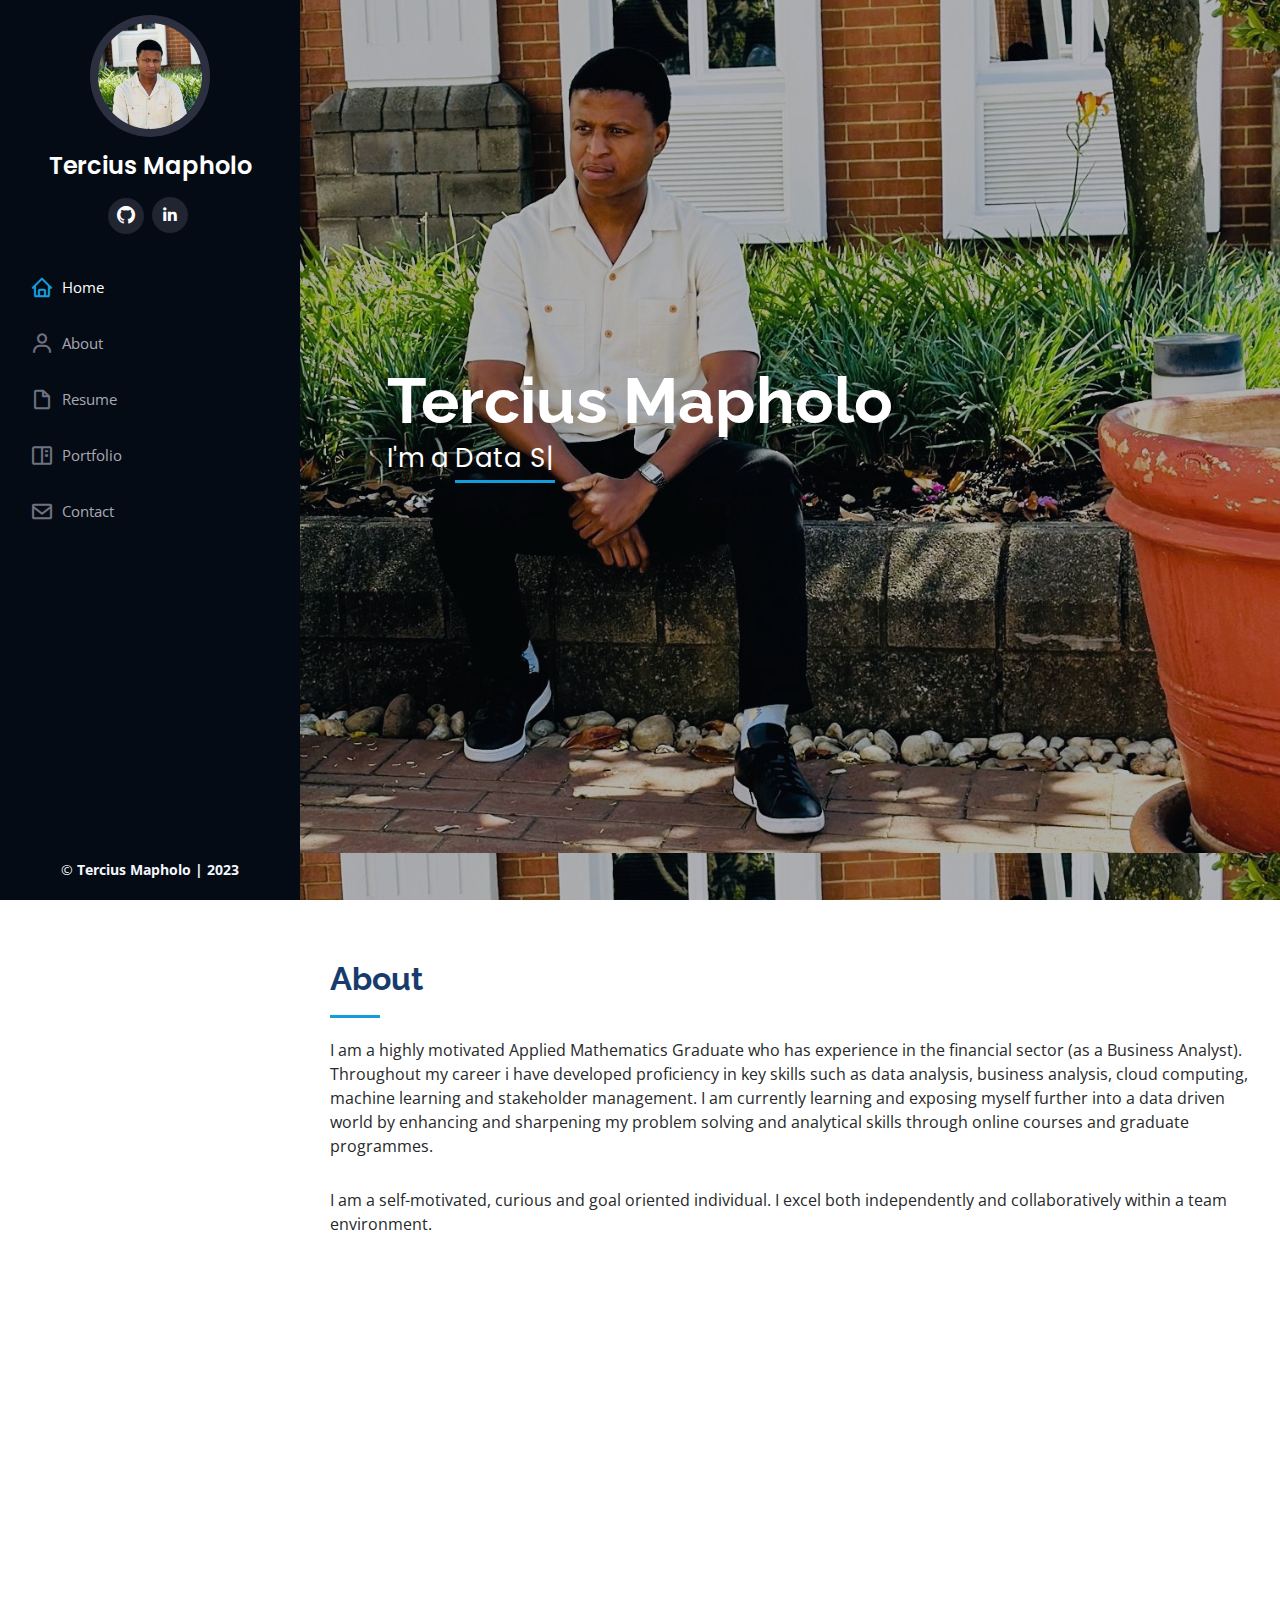
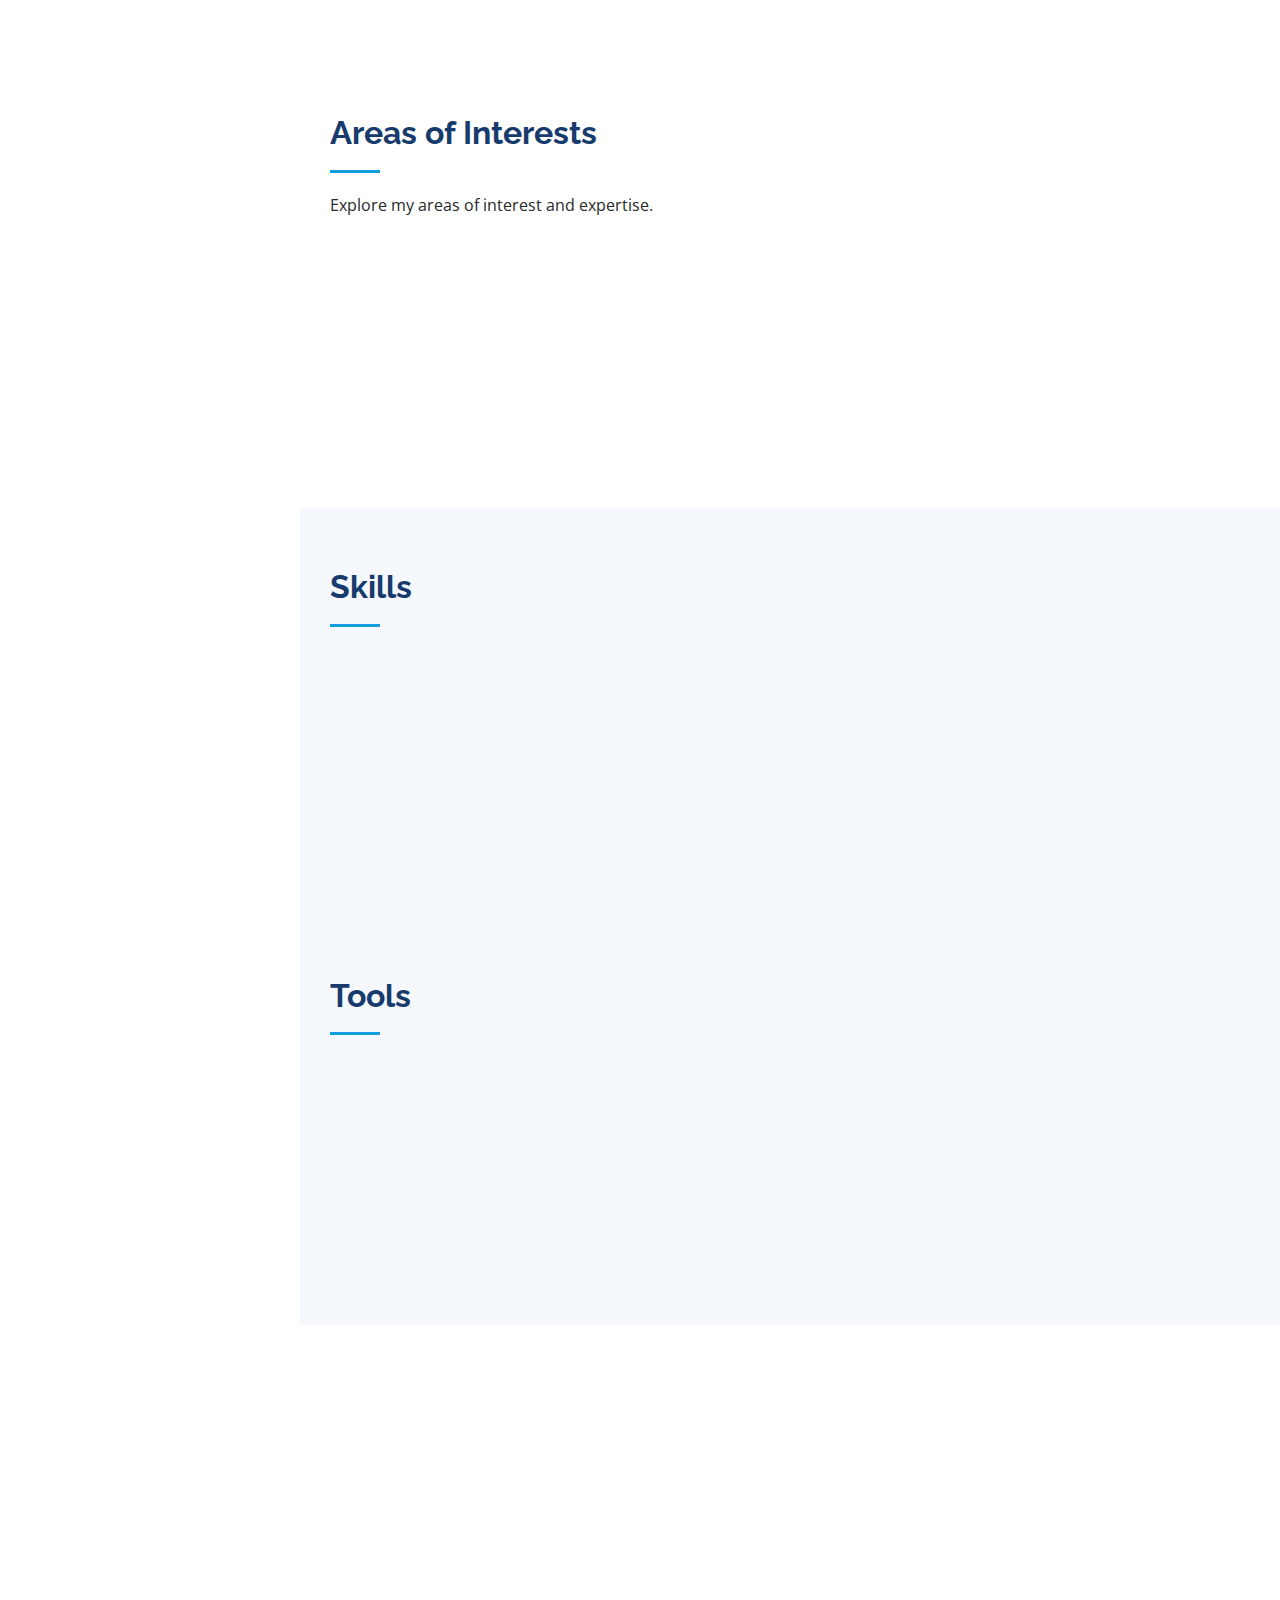
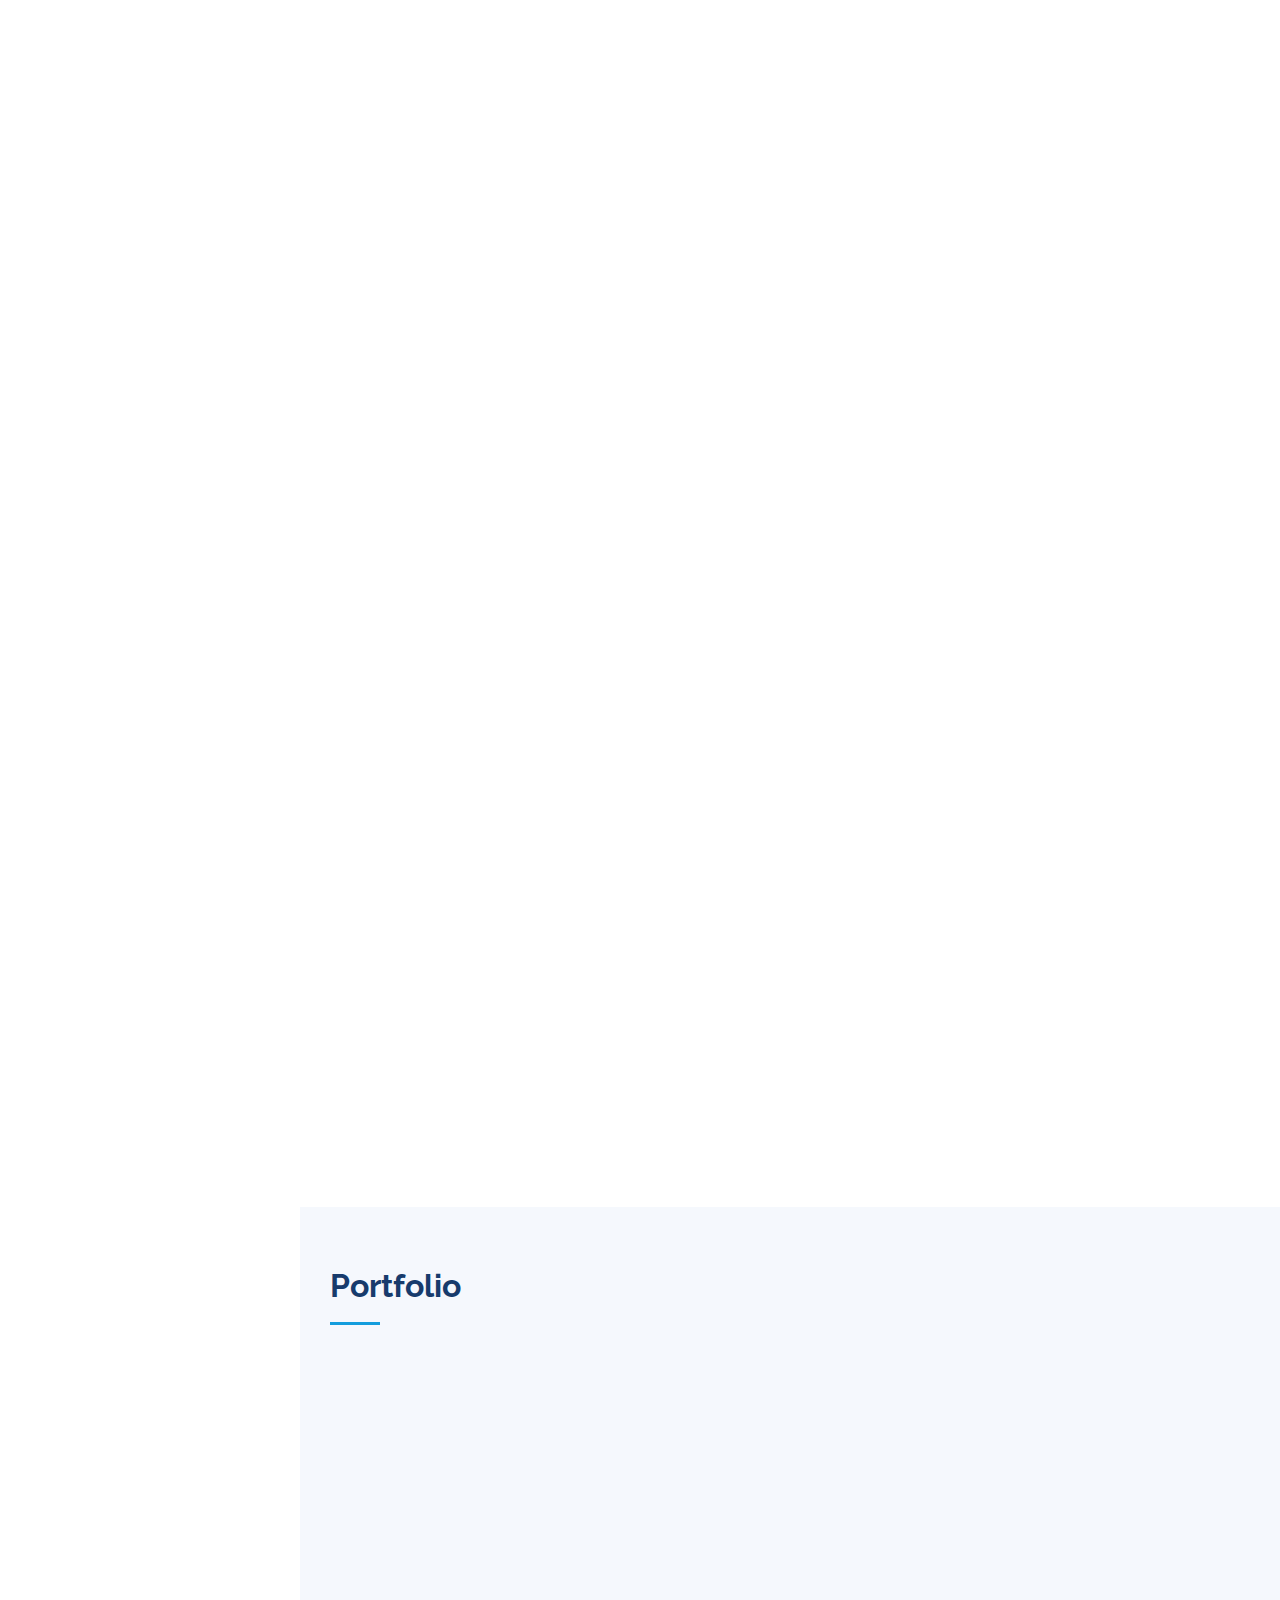
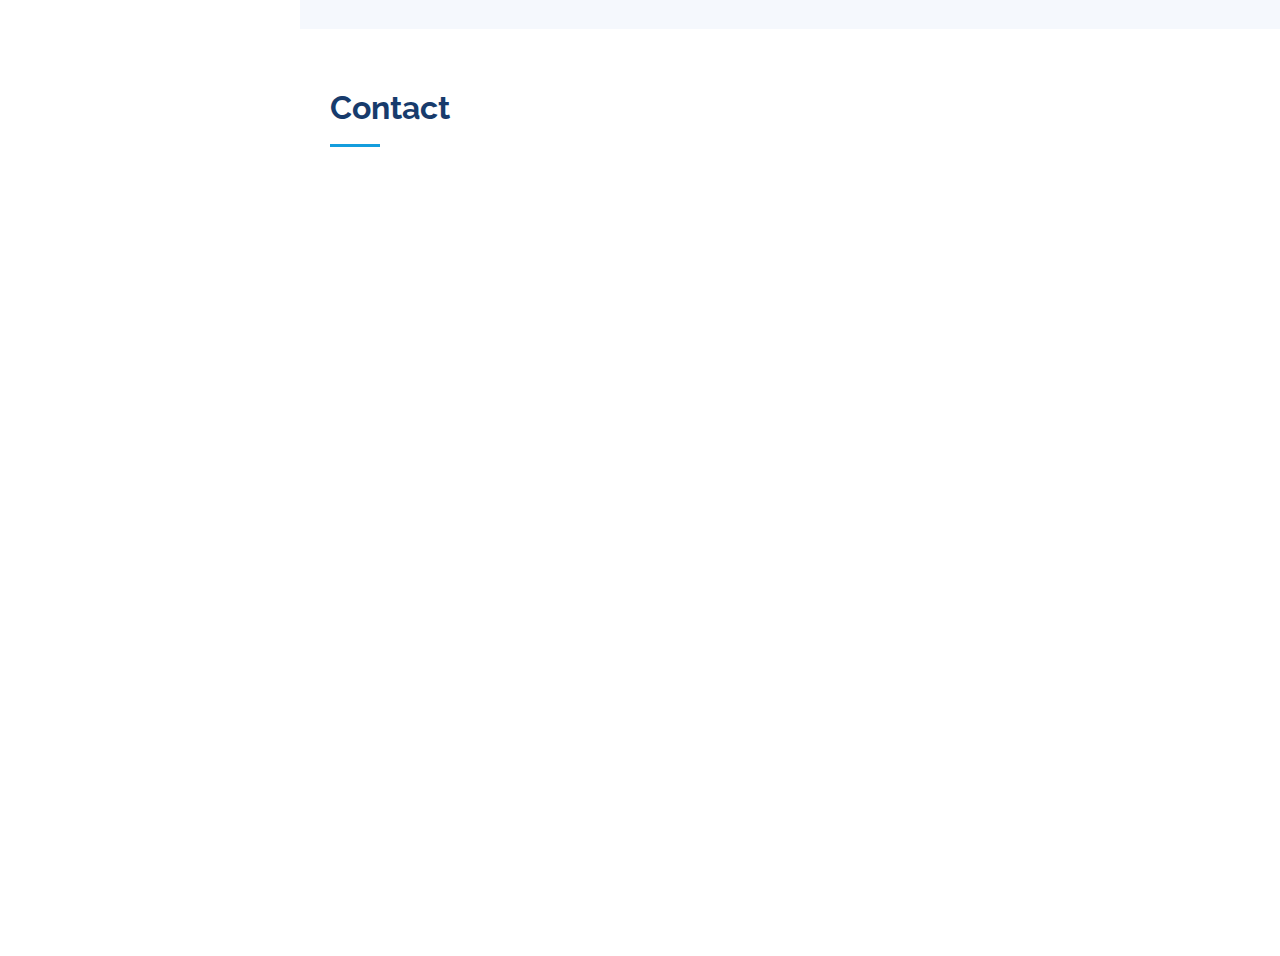
<file: index.html>
<!DOCTYPE html>
<html lang="en">

<head>
  <meta charset="utf-8">
  <meta content="width=device-width, initial-scale=1.0" name="viewport">

  <title>Tercius Portfolio</title>
  <meta content="" name="description">
  <meta content="" name="keywords">

  <!-- Favicons -->
  <link href="assets/img/favicon.png" rel="icon">
  <link href="assets/img/apple-touch-icon.png" rel="apple-touch-icon">

  <!-- Google Fonts -->
  <link href="https://fonts.googleapis.com/css?family=Open+Sans:300,300i,400,400i,600,600i,700,700i|Raleway:300,300i,400,400i,500,500i,600,600i,700,700i|Poppins:300,300i,400,400i,500,500i,600,600i,700,700i" rel="stylesheet">

  <!-- Vendor CSS Files -->
  <link href="assets/vendor/aos/aos.css" rel="stylesheet">
  <link href="assets/vendor/bootstrap/css/bootstrap.min.css" rel="stylesheet">
  <link href="assets/vendor/bootstrap-icons/bootstrap-icons.css" rel="stylesheet">
  <link href="assets/vendor/boxicons/css/boxicons.min.css" rel="stylesheet">
  <link href="assets/vendor/glightbox/css/glightbox.min.css" rel="stylesheet">
  <link href="assets/vendor/swiper/swiper-bundle.min.css" rel="stylesheet">

  <!-- Template Main CSS File -->
  <link href="assets/css/style.css" rel="stylesheet">

  <!-- =======================================================
  * Template Name: iPortfolio
  * Updated: Sep 18 2023 with Bootstrap v5.3.2
  * Template URL: https://bootstrapmade.com/iportfolio-bootstrap-portfolio-websites-template/
  * Author: BootstrapMade.com
  * License: https://bootstrapmade.com/license/
  ======================================================== -->
</head>

<body>

  <!-- ======= Mobile nav toggle button ======= -->
  <i class="bi bi-list mobile-nav-toggle d-xl-none"></i>

  <!-- ======= Header ======= -->
  <header id="header">
    <div class="d-flex flex-column">

      <div class="profile">
        <img src="assets/img/profile-img.jpg" alt="" class="img-fluid rounded-circle">
        <h1 class="text-light"><a href="index.html">Tercius Mapholo</a></h1>
        <div class="social-links mt-3 text-center">
          <a href="https://github.com/TerciusMapholo" class="twitter"><i class="bi bi-github"></i></a>
          <!--<a href="#" class="twitter"><i class="bx bxl-twitter"></i></a>
          <a href="#" class="facebook"><i class="bx bxl-facebook"></i></a>
          <a href="#" class="instagram"><i class="bx bxl-instagram"></i></a>
          <a href="#" class="google-plus"><i class="bx bxl-skype"></i></a>-->
          <a href="https://www.linkedin.com/in/tercius-mapholo-05b16a1a2/" class="linkedin"><i class="bx bxl-linkedin"></i></a>
        </div>
      </div>

      <nav id="navbar" class="nav-menu navbar">
        <ul>
          <li><a href="#hero" class="nav-link scrollto active"><i class="bx bx-home"></i> <span>Home</span></a></li>
          <li><a href="#about" class="nav-link scrollto"><i class="bx bx-user"></i> <span>About</span></a></li>
          <li><a href="#resume" class="nav-link scrollto"><i class="bx bx-file-blank"></i> <span>Resume</span></a></li>
          <li><a href="#portfolio" class="nav-link scrollto"><i class="bx bx-book-content"></i> <span>Portfolio</span></a></li>
          <!--<li><a href="#services" class="nav-link scrollto"><i class="bx bx-server"></i> <span>Services</span></a></li>-->
          <li><a href="#contact" class="nav-link scrollto"><i class="bx bx-envelope"></i> <span>Contact</span></a></li>
        </ul>
      </nav><!-- .nav-menu -->
    </div>
  </header><!-- End Header -->

  <!-- ======= Hero Section ======= -->
  <section id="hero" class="d-flex flex-column justify-content-center align-items-center">
    <div class="hero-container" data-aos="fade-in">
      <h1>Tercius Mapholo</h1>
      <p>I'm a <span class="typed" data-typed-items="Data Scientist, Data Analyst, Business Analyst"></span></p>
    </div>
  </section><!-- End Hero -->

  <main id="main">

    <!-- ======= About Section ======= -->
    <section id="about" class="about">
      <div class="container">

        <div class="section-title">
          <h2>About</h2>
          <p>I am a highly motivated Applied Mathematics Graduate who has experience in the financial sector (as a Business Analyst). 
            Throughout my career i have developed proficiency in key skills such as data analysis, business analysis, cloud computing, 
            machine learning and stakeholder management. 
            I am currently learning and exposing myself further into a data driven world by enhancing and sharpening my problem solving and analytical skills through online courses and graduate programmes.</p>
          </div>
          <p>I am a self-motivated, curious and goal oriented individual. I excel both independently and collaboratively within a team environment.</p>
        </div>

        <div class="row">
          <div class="col-lg-4" data-aos="fade-right">
            <img src="assets/img/profile-img.jpg" class="img-fluid" alt="">
          </div>
          <div class="col-lg-8 pt-4 pt-lg-0 content" data-aos="fade-left">
            <!--<h3>UI/UX Designer &amp; Web Developer.</h3>
            <p class="fst-italic">
              Lorem ipsum dolor sit amet, consectetur adipiscing elit, sed do eiusmod tempor incididunt ut labore et dolore
              magna aliqua.
            </p>-->
            <div class="row">
              <div class="col-lg-12">
                <p>During my tenure at FNB South Africa as a Business Analyst from January 2022 to December 2022, 
                  I collaborated with key stakeholders to elicit and document requirements, conducted comprehensive analyses of business processes, 
                  and facilitated joint application design sessions to align business needs with technical solutions.</p>
                </div>
               <p style="margin-top: 30px;">Additionally, I have furthered my commitment to professional development by enrolling with ExploreAI Academy for a comprehensive Data Science course. 
                This program has played a pivotal role in bridging the skills gap, allowing me to seamlessly apply my strong foundation in mathematics and statistics to real-life problems. 
                The course has not only expanded my technical toolkit but has also enhanced my ability to approach complex challenges with a data-driven mindset. 
                I am eager to leverage this newfound expertise in future roles, contributing innovative solutions and insights to any team or project.</p>
            </div>
            
                <!--<ul>
                  <li><i class="bi bi-chevron-right"></i> <strong>Birthday:</strong> <span>10 December 1997</span></li>
                  <li><i class="bi bi-chevron-right"></i> <strong>Website:</strong> <span>www.example.com</span></li>
                  <li><i class="bi bi-chevron-right"></i> <strong>Phone:</strong> <span>+27 (0)82 444 7338</span></li>
                  <li><i class="bi bi-chevron-right"></i> <strong>City:</strong> <span>Johannesburg, RSA</span></li>
                </ul>
              </div>
              <div class="col-lg-6">
                <ul>
                  <li><i class="bi bi-chevron-right"></i> <strong>Age:</strong> <span>26</span></li>
                  <li><i class="bi bi-chevron-right"></i> <strong>Degree:</strong> <span>Master</span></li>
                  <li><i class="bi bi-chevron-right"></i> <strong>Email:</strong> <span>terciusneo@gmail.com</span></li>
                  <li><i class="bi bi-chevron-right"></i> <strong>Freelance:</strong> <span>Available</span></li>
                </ul>-->
              </div>
            </div>
          </div>
        </div>

      </div>
    </section><!-- End About Section -->

    <!-- ======= Areas of Interests Section ======= -->
<section id="interests" class="interests">
  <div class="container">

    <div class="section-title">
      <h2>Areas of Interests</h2>
      <p>Explore my areas of interest and expertise.</p>
    </div>

    <div class="row">
      <!-- First Interest: NLP -->
      <div class="col-lg-6 col-md-6 d-md-flex align-items-md-stretch" data-aos="fade-up">
        <div class="icon-box">
          <div class="icon"><i class="bi bi-chat-left-dots"></i></div>
          <h4 class="title"><a href="#">Natural Language Processing</a></h4>
          <p class="description">Unlocking the power of language in computing and AI.</p>
        </div>
      </div>

      <!-- Second Interest: Cloud Computing -->
      <div class="col-lg-6 col-md-6 d-md-flex align-items-md-stretch" data-aos="fade-up" data-aos-delay="100">
        <div class="icon-box">
          <div class="icon"><i class="bi bi-cloud"></i></div>
          <h4 class="title"><a href="#">Cloud Computing</a></h4>
          <p class="description">Leveraging the cloud for scalable and efficient solutions.</p>
        </div>
      </div>

      <!-- Third Interest: Machine Learning -->
      <div class="col-lg-6 col-md-6 d-md-flex align-items-md-stretch" data-aos="fade-up">
        <div class="icon-box">
          <div class="icon"><i class="bi bi-cpu"></i></div>
          <h4 class="title"><a href="#">Machine Learning</a></h4>
          <p class="description">Exploring patterns and insights in data through algorithms.</p>
        </div>
      </div>

      <!-- Fourth Interest: Analytics -->
      <div class="col-lg-6 col-md-6 d-md-flex align-items-md-stretch" data-aos="fade-up" data-aos-delay="100">
        <div class="icon-box">
          <div class="icon"><i class="bi bi-bar-chart"></i></div>
          <h4 class="title"><a href="#">Analytics</a></h4>
          <p class="description">Turning data into actionable insights and decisions.</p>
        </div>
      </div>
    </div>
  </div>
</section><!-- End Areas of Interests Section -->

    <!-- ======= Skills Section ======= -->
    <section id="skills" class="skills section-bg">
      <div class="container">

        <div class="section-title">
          <h2>Skills</h2>
        </div>

        <div class="row skills-content">

          <div class="col-lg-6" data-aos="fade-up">

            <div class="progress">
              <span class="skill">Excel <i class="val">100%</i></span>
              <div class="progress-bar-wrap">
                <div class="progress-bar" role="progressbar" aria-valuenow="100" aria-valuemin="0" aria-valuemax="100"></div>
              </div>
            </div>

            <div class="progress">
              <span class="skill">Google Sheets <i class="val">80%</i></span>
              <div class="progress-bar-wrap">
                <div class="progress-bar" role="progressbar" aria-valuenow="80" aria-valuemin="0" aria-valuemax="100"></div>
              </div>
            </div>

            <div class="progress">
              <span class="skill">PowerBI <i class="val">95%</i></span>
              <div class="progress-bar-wrap">
                <div class="progress-bar" role="progressbar" aria-valuenow="95" aria-valuemin="0" aria-valuemax="100"></div>
              </div>
            </div>

          </div>

          <div class="col-lg-6" data-aos="fade-up" data-aos-delay="100">

            <div class="progress">
              <span class="skill">R <i class="val">85%</i></span>
              <div class="progress-bar-wrap">
                <div class="progress-bar" role="progressbar" aria-valuenow="85" aria-valuemin="0" aria-valuemax="100"></div>
              </div>
            </div>

            <div class="progress">
              <span class="skill">SQL <i class="val">90%</i></span>
              <div class="progress-bar-wrap">
                <div class="progress-bar" role="progressbar" aria-valuenow="90" aria-valuemin="0" aria-valuemax="100"></div>
              </div>
            </div>

            <div class="progress">
              <span class="skill">Python <i class="val">90%</i></span>
              <div class="progress-bar-wrap">
                <div class="progress-bar" role="progressbar" aria-valuenow="90" aria-valuemin="0" aria-valuemax="100"></div>
              </div>
            </div>

          </div>

        </div>

      </div>
    </section><!-- End Skills Section -->

    <!-- ======= Skills Section ======= -->
    <section id="skills" class="skills section-bg">
      <div class="container">

        <div class="section-title">
          <h2>Tools</h2>
        </div>

        <div class="row skills-content">

          <div class="col-lg-6" data-aos="fade-up">

            <div class="progress">
              <span class="skill">Jira & Confluence <i class="val">80%</i></span>
              <div class="progress-bar-wrap">
                <div class="progress-bar" role="progressbar" aria-valuenow="80" aria-valuemin="0" aria-valuemax="100"></div>
              </div>
            </div>

            <div class="progress">
              <span class="skill">VS Code <i class="val">85%</i></span>
              <div class="progress-bar-wrap">
                <div class="progress-bar" role="progressbar" aria-valuenow="85" aria-valuemin="0" aria-valuemax="100"></div>
              </div>
            </div>

            <div class="progress">
              <span class="skill">Github <i class="val">80%</i></span>
              <div class="progress-bar-wrap">
                <div class="progress-bar" role="progressbar" aria-valuenow="80" aria-valuemin="0" aria-valuemax="100"></div>
              </div>
            </div>

          </div>

          <div class="col-lg-6" data-aos="fade-up" data-aos-delay="100">

            <div class="progress">
              <span class="skill">Aws: EC2, S3, Lambda <i class="val">80%</i></span>
              <div class="progress-bar-wrap">
                <div class="progress-bar" role="progressbar" aria-valuenow="80" aria-valuemin="0" aria-valuemax="100"></div>
              </div>
            </div>

          </div>

        </div>

      </div>
    </section><!-- End Skills Section -->

    <!-- ======= Resume Section ======= -->
    <section id="resume" class="resume">
      <div class="container">

        <!--<div class="section-title">
          <h2>Resume</h2>
          <p>Magnam dolores commodi suscipit. Necessitatibus eius consequatur ex aliquid fuga eum quidem. Sit sint consectetur velit. Quisquam quos quisquam cupiditate. Et nemo qui impedit suscipit alias ea. Quia fugiat sit in iste officiis commodi quidem hic quas.</p>
        </div>-->

        <div class="row">
          <div class="col-lg-6" data-aos="fade-up">
            <h3 class="resume-title">Summary</h3>
            <div class="resume-item pb-0">
              <h4>Tercius Mapholo</h4>
              <p><em>Driven Applied Mathematics graduate with a strong aspiration to excel in the field of data science. Having accumulated experience in the financial sector as a Business Analyst, I possess well-honed analytical and problem-solving skills. 
                I believe in the power of continuous learning, 
                and my strong work ethic reflects that commitment.</em></p>
              <ul>
                <li>35 Ditton Ave, Johannesburg</li>
                <li>+27 (0)82 444 7338</li>
                <li>terciusneo@gmail.com</li>
              </ul>
            </div>

            <h3 class="resume-title">Education</h3>
            <div class="resume-item">
              <h4>Data Science Course</h4>
              <h5>2023 - 2023</h5>
              <p><em>ExploreAI Academy</em></p>
              <p>Acquired comprehensive data science and machine learning skills, including data cleaning, analysis, and modeling using Python. Proficient in data visualization, Python programming and SQL for data management. Developed expertise in regression, classification, and unsupervised learning. This Course provides a strong foundation for data-driven decision-making.</p>
            </div>
            <div class="resume-item">
              <h4>BSc(Hons) in Applied Mathematics</h4>
              <h5>2020 - 2020</h5>
              <p><em>University of johannesburg</em></p>
              <p>Possessing advanced proficiency in mathematical modeling, data analysis, and statistical methods, honed through in-depth study and research. Adept at utilizing mathematical principles to address complex real-world challenges, with a strong foundation in problem-solving and analytical thinking. This qualification forms the bedrock for applying mathematical expertise across diverse industries</p>
            </div>
            <div class="resume-item">
              <h4>BSc (Mathematical Sciences)</h4>
              <h5>2016 - 2019</h5>
              <p><em>University of johannesburg</em></p>
              <p>Equipped with a solid grasp of mathematical theories, techniques, and applications, acquired through comprehensive coursework. Proficient in abstract reasoning, quantitative analysis, and problem-solving, with a versatile skill set for addressing complex challenges and making data-informed decisions in professional contexts.</p>
            </div>
          </div>
          <div class="col-lg-6" data-aos="fade-up" data-aos-delay="100">
            <h3 class="resume-title">Professional Experience</h3>
            <div class="resume-item">
              <h4>E-Commerce Graduate</h4>
              <h5>Sep 2023 - Present</h5>
              <p><em>Rentoza, Johannesburg</em></p>
              <ul>
                <li>Cleanup and standardization of historic datasets, enhancing data accuracy and reliability</li>
                <li>Identify and resolve data anomalies and discrepancies, demonstrating a proactive approach to maintaining data integrity</li>
                <li>Proactively identify and implement optimizations, driving efficiency improvements across e-commerce platforms</li>
                <li>Formulate hypotheses for core business domains and execute tests, delivering valuable data-driven insights</li>
                <li>Collaborate effectively with cross-functional teams, fostering seamless communication and alignment of data initiatives with business goals</li>
              </ul>
            </div>
            <div class="resume-item">
              <h4>Business Analyst</h4>
              <h5>Jan 2022 - Dec 2022</h5>
              <p><em>FNB South Africa, Johannesburg</em></p>
              <ul>
                <li>Collaborated with business stakeholders to elicit and document requirements, facilitating the review and approval process</li>
                <li>Analyzed as-is and to-be business processes, identifying areas for improvement and impact on cross-functional teams</li>
                <li>Successfully coordinated joint application design (JAD) sessions with IT to align business needs with technical solutions</li>
                <li>Acted as a liaison between business and IT, ensuring effective communication and clarification</li>
                <li>Supported IT and business stakeholders during testing and ensured seamless integration of requirements into the final solution</li>
              </ul>
            </div>
          </div>
        </div>

      </div>
    </section><!-- End Resume Section -->

    <!-- ======= Portfolio Section ======= -->
    <section id="portfolio" class="portfolio section-bg">
      <div class="container">

        <div class="section-title">
          <h2>Portfolio</h2>
          <!--<p>Magnam dolores commodi suscipit. 
            Necessitatibus eius consequatur ex aliquid fuga eum quidem. 
            Sit sint consectetur velit. Quisquam quos quisquam cupiditate. 
            Et nemo qui impedit suscipit alias ea. Quia fugiat sit in iste officiis commodi 
            quidem hic quas.</p>-->
        </div>

        <div class="row" data-aos="fade-up">
          <div class="col-lg-12 d-flex justify-content-center">
            <!--<ul id="portfolio-flters">-->
              <!--<li data-filter="*" class="filter-active">Projects</li>-->
              <!--<li data-filter=".filter-app">App</li>
              <li data-filter=".filter-card">Card</li>
              <li data-filter=".filter-web">Web</li>-->
            <!--</ul>-->
          </div>
        </div>

        <div class="row portfolio-container" data-aos="fade-up" data-aos-delay="100">

          <div class="col-lg-4 col-md-6 portfolio-item filter-app">
            <div class="portfolio-wrap">
              <img src="assets/img/portfolio/portfolio-1.jpg" class="img-fluid" alt="">
              <div class="portfolio-links">
                <a href="assets/img/portfolio/portfolio-1.jpg" data-gallery="portfolioGallery" class="portfolio-lightbox" title="HR Absenteeism Dashboard"><i class="bx bx-plus"></i></a>
                <a href="portfolio-details.html" title="More Details"><i class="bx bx-link"></i></a>
              </div>
            </div>
          </div>

          <div class="col-lg-4 col-md-6 portfolio-item filter-web">
            <div class="portfolio-wrap">
              <img src="assets/img/portfolio/portfolio-2.jpg" class="img-fluid" alt="">
              <div class="portfolio-links">
                <a href="assets/img/portfolio/portfolio-2.jpg" data-gallery="portfolioGallery" class="portfolio-lightbox" title="Twitter Sentiment Classification"><i class="bx bx-plus"></i></a>
                <a href="portfolio-details-2.html" title="More Details"><i class="bx bx-link"></i></a>
              </div>
            </div>
          </div>

          <div class="col-lg-4 col-md-6 portfolio-item filter-app">
            <div class="portfolio-wrap">
              <img src="assets/img/portfolio/portfolio-3.jpg" class="img-fluid" alt="">
              <div class="portfolio-links">
                <a href="assets/img/portfolio/portfolio-3.jpg" data-gallery="portfolioGallery" class="portfolio-lightbox" title="Movie Recommender Engine"><i class="bx bx-plus"></i></a>
                <a href="portfolio-details-3.html" title="More Details"><i class="bx bx-link"></i></a>
              </div>
            </div>
          </div>

          <!--<div class="col-lg-4 col-md-6 portfolio-item filter-card">
            <div class="portfolio-wrap">
              <img src="assets/img/portfolio/portfolio-4.jpg" class="img-fluid" alt="">
              <div class="portfolio-links">
                <a href="assets/img/portfolio/portfolio-4.jpg" data-gallery="portfolioGallery" class="portfolio-lightbox" title="Card 2"><i class="bx bx-plus"></i></a>
                <a href="portfolio-details-4.html" title="More Details"><i class="bx bx-link"></i></a>
              </div>
            </div>
          </div>

          <div class="col-lg-4 col-md-6 portfolio-item filter-web">
            <div class="portfolio-wrap">
              <img src="assets/img/portfolio/portfolio-5.jpg" class="img-fluid" alt="">
              <div class="portfolio-links">
                <a href="assets/img/portfolio/portfolio-5.jpg" data-gallery="portfolioGallery" class="portfolio-lightbox" title="Web 2"><i class="bx bx-plus"></i></a>
                <a href="portfolio-details.html" title="More Details"><i class="bx bx-link"></i></a>
              </div>
            </div>
          </div>

          <div class="col-lg-4 col-md-6 portfolio-item filter-app">
            <div class="portfolio-wrap">
              <img src="assets/img/portfolio/portfolio-6.jpg" class="img-fluid" alt="">
              <div class="portfolio-links">
                <a href="assets/img/portfolio/portfolio-6.jpg" data-gallery="portfolioGallery" class="portfolio-lightbox" title="App 3"><i class="bx bx-plus"></i></a>
                <a href="portfolio-details.html" title="More Details"><i class="bx bx-link"></i></a>
              </div>
            </div>
          </div>

          <div class="col-lg-4 col-md-6 portfolio-item filter-card">
            <div class="portfolio-wrap">
              <img src="assets/img/portfolio/portfolio-7.jpg" class="img-fluid" alt="">
              <div class="portfolio-links">
                <a href="assets/img/portfolio/portfolio-7.jpg" data-gallery="portfolioGallery" class="portfolio-lightbox" title="Card 1"><i class="bx bx-plus"></i></a>
                <a href="portfolio-details.html" title="More Details"><i class="bx bx-link"></i></a>
              </div>
            </div>
          </div>

          <div class="col-lg-4 col-md-6 portfolio-item filter-card">
            <div class="portfolio-wrap">
              <img src="assets/img/portfolio/portfolio-8.jpg" class="img-fluid" alt="">
              <div class="portfolio-links">
                <a href="assets/img/portfolio/portfolio-8.jpg" data-gallery="portfolioGallery" class="portfolio-lightbox" title="Card 3"><i class="bx bx-plus"></i></a>
                <a href="portfolio-details.html" title="More Details"><i class="bx bx-link"></i></a>
              </div>
            </div>
          </div>

          <div class="col-lg-4 col-md-6 portfolio-item filter-web">
            <div class="portfolio-wrap">
              <img src="assets/img/portfolio/portfolio-9.jpg" class="img-fluid" alt="">
              <div class="portfolio-links">
                <a href="assets/img/portfolio/portfolio-9.jpg" data-gallery="portfolioGallery" class="portfolio-lightbox" title="Web 3"><i class="bx bx-plus"></i></a>
                <a href="portfolio-details.html" title="More Details"><i class="bx bx-link"></i></a>
              </div>
            </div>
          </div>

        </div>-->

      </div>
    </section><!-- End Portfolio Section -->

    <!-- ======= Services Section ======= 
    <section id="services" class="services">
      <div class="container">

        <div class="section-title">
          <h2>Services</h2>
          <p>Magnam dolores commodi suscipit. Necessitatibus eius consequatur ex aliquid fuga eum quidem. Sit sint consectetur velit. Quisquam quos quisquam cupiditate. Et nemo qui impedit suscipit alias ea. Quia fugiat sit in iste officiis commodi quidem hic quas.</p>
        </div>

        <div class="row">
          <div class="col-lg-4 col-md-6 icon-box" data-aos="fade-up">
            <div class="icon"><i class="bi bi-briefcase"></i></div>
            <h4 class="title"><a href="">Lorem Ipsum</a></h4>
            <p class="description">Voluptatum deleniti atque corrupti quos dolores et quas molestias excepturi sint occaecati cupiditate non provident</p>
          </div>
          <div class="col-lg-4 col-md-6 icon-box" data-aos="fade-up" data-aos-delay="100">
            <div class="icon"><i class="bi bi-card-checklist"></i></div>
            <h4 class="title"><a href="">Dolor Sitema</a></h4>
            <p class="description">Minim veniam, quis nostrud exercitation ullamco laboris nisi ut aliquip ex ea commodo consequat tarad limino ata</p>
          </div>
          <div class="col-lg-4 col-md-6 icon-box" data-aos="fade-up" data-aos-delay="200">
            <div class="icon"><i class="bi bi-bar-chart"></i></div>
            <h4 class="title"><a href="">Sed ut perspiciatis</a></h4>
            <p class="description">Duis aute irure dolor in reprehenderit in voluptate velit esse cillum dolore eu fugiat nulla pariatur</p>
          </div>
          <div class="col-lg-4 col-md-6 icon-box" data-aos="fade-up" data-aos-delay="300">
            <div class="icon"><i class="bi bi-binoculars"></i></div>
            <h4 class="title"><a href="">Magni Dolores</a></h4>
            <p class="description">Excepteur sint occaecat cupidatat non proident, sunt in culpa qui officia deserunt mollit anim id est laborum</p>
          </div>
          <div class="col-lg-4 col-md-6 icon-box" data-aos="fade-up" data-aos-delay="400">
            <div class="icon"><i class="bi bi-brightness-high"></i></div>
            <h4 class="title"><a href="">Nemo Enim</a></h4>
            <p class="description">At vero eos et accusamus et iusto odio dignissimos ducimus qui blanditiis praesentium voluptatum deleniti atque</p>
          </div>
          <div class="col-lg-4 col-md-6 icon-box" data-aos="fade-up" data-aos-delay="500">
            <div class="icon"><i class="bi bi-calendar4-week"></i></div>
            <h4 class="title"><a href="">Eiusmod Tempor</a></h4>
            <p class="description">Et harum quidem rerum facilis est et expedita distinctio. Nam libero tempore, cum soluta nobis est eligendi</p>
          </div>
        </div>

      </div>
    </section> End Services Section 

     ======= Testimonials Section ======= 
    <section id="testimonials" class="testimonials section-bg">
      <div class="container">

        <div class="section-title">
          <h2>Testimonials</h2>
          <p>Magnam dolores commodi suscipit. Necessitatibus eius consequatur ex aliquid fuga eum quidem. Sit sint consectetur velit. Quisquam quos quisquam cupiditate. Et nemo qui impedit suscipit alias ea. Quia fugiat sit in iste officiis commodi quidem hic quas.</p>
        </div>

        <div class="testimonials-slider swiper" data-aos="fade-up" data-aos-delay="100">
          <div class="swiper-wrapper">

            <div class="swiper-slide">
              <div class="testimonial-item" data-aos="fade-up">
                <p>
                  <i class="bx bxs-quote-alt-left quote-icon-left"></i>
                  Proin iaculis purus consequat sem cure digni ssim donec porttitora entum suscipit rhoncus. Accusantium quam, ultricies eget id, aliquam eget nibh et. Maecen aliquam, risus at semper.
                  <i class="bx bxs-quote-alt-right quote-icon-right"></i>
                </p>
                <img src="assets/img/testimonials/testimonials-1.jpg" class="testimonial-img" alt="">
                <h3>Saul Goodman</h3>
                <h4>Ceo &amp; Founder</h4>
              </div>
            </div> End testimonial item 

            <div class="swiper-slide">
              <div class="testimonial-item" data-aos="fade-up" data-aos-delay="100">
                <p>
                  <i class="bx bxs-quote-alt-left quote-icon-left"></i>
                  Export tempor illum tamen malis malis eram quae irure esse labore quem cillum quid cillum eram malis quorum velit fore eram velit sunt aliqua noster fugiat irure amet legam anim culpa.
                  <i class="bx bxs-quote-alt-right quote-icon-right"></i>
                </p>
                <img src="assets/img/testimonials/testimonials-2.jpg" class="testimonial-img" alt="">
                <h3>Sara Wilsson</h3>
                <h4>Designer</h4>
              </div>
            </div> End testimonial item 

            <div class="swiper-slide">
              <div class="testimonial-item" data-aos="fade-up" data-aos-delay="200">
                <p>
                  <i class="bx bxs-quote-alt-left quote-icon-left"></i>
                  Enim nisi quem export duis labore cillum quae magna enim sint quorum nulla quem veniam duis minim tempor labore quem eram duis noster aute amet eram fore quis sint minim.
                  <i class="bx bxs-quote-alt-right quote-icon-right"></i>
                </p>
                <img src="assets/img/testimonials/testimonials-3.jpg" class="testimonial-img" alt="">
                <h3>Jena Karlis</h3>
                <h4>Store Owner</h4>
              </div>
            </div> End testimonial item 

            <div class="swiper-slide">
              <div class="testimonial-item" data-aos="fade-up" data-aos-delay="300">
                <p>
                  <i class="bx bxs-quote-alt-left quote-icon-left"></i>
                  Fugiat enim eram quae cillum dolore dolor amet nulla culpa multos export minim fugiat minim velit minim dolor enim duis veniam ipsum anim magna sunt elit fore quem dolore labore illum veniam.
                  <i class="bx bxs-quote-alt-right quote-icon-right"></i>
                </p>
                <img src="assets/img/testimonials/testimonials-4.jpg" class="testimonial-img" alt="">
                <h3>Matt Brandon</h3>
                <h4>Freelancer</h4>
              </div>
            </div> End testimonial item 

            <div class="swiper-slide">
              <div class="testimonial-item" data-aos="fade-up" data-aos-delay="400">
                <p>
                  <i class="bx bxs-quote-alt-left quote-icon-left"></i>
                  Quis quorum aliqua sint quem legam fore sunt eram irure aliqua veniam tempor noster veniam enim culpa labore duis sunt culpa nulla illum cillum fugiat legam esse veniam culpa fore nisi cillum quid.
                  <i class="bx bxs-quote-alt-right quote-icon-right"></i>
                </p>
                <img src="assets/img/testimonials/testimonials-5.jpg" class="testimonial-img" alt="">
                <h3>John Larson</h3>
                <h4>Entrepreneur</h4>
              </div>
            </div> End testimonial item 

          </div>
          <div class="swiper-pagination"></div>
        </div>

      </div>
    </section> End Testimonials Section -->

    <!-- ======= Contact Section ======= -->
    <section id="contact" class="contact">
      <div class="container">

        <div class="section-title">
          <h2>Contact</h2>
        </div>

        <div class="row" data-aos="fade-in">

          <div class="col-lg-5 d-flex align-items-stretch">
            <div class="info">
              <div class="address">
                <i class="bi bi-geo-alt"></i>
                <h4>Location:</h4>
                <p>35 Ditton Avenue, Johannesburg, 2092</p>
              </div>

              <div class="email">
                <i class="bi bi-envelope"></i>
                <h4>Email:</h4>
                <p>terciusneo@gmail.com</p>
              </div>

              <div class="phone">
                <i class="bi bi-phone"></i>
                <h4>Call:</h4>
                <p>+27 (0)82 444 7338</p>
              </div>

              <iframe src="https://www.google.com/maps/embed?pb=!1m18!1m12!1m3!1d3580.324817543087!2d28.000295074591907!3d-26.186109977087728!2m3!1f0!2f0!3f0!3m2!1i1024!2i768!4f13.1!3m3!1m2!1s0x1e950becc8d329cb%3A0xc7e7a617e274464a!2s35%20Ditton%20Ave%2C%20Auckland%20Park%2C%20Johannesburg%2C%202092!5e0!3m2!1sen!2sza!4v1701635850337!5m2!1sen!2sza" frameborder="0" style="border:0; width: 100%; height: 290px;" allowfullscreen></iframe>
            </div>

          </div>

          <div class="col-lg-7 mt-5 mt-lg-0 d-flex align-items-stretch">
            <form action="forms/contact.php" method="post" role="form" class="php-email-form">
              <div class="row">
                <div class="form-group col-md-6">
                  <label for="name">Your Name</label>
                  <input type="text" name="name" class="form-control" id="name" required>
                </div>
                <div class="form-group col-md-6">
                  <label for="name">Your Email</label>
                  <input type="email" class="form-control" name="email" id="email" required>
                </div>
              </div>
              <div class="form-group">
                <label for="name">Subject</label>
                <input type="text" class="form-control" name="subject" id="subject" required>
              </div>
              <div class="form-group">
                <label for="name">Message</label>
                <textarea class="form-control" name="message" rows="10" required></textarea>
              </div>
              <div class="my-3">
                <div class="loading">Loading</div>
                <div class="error-message"></div>
                <div class="sent-message">Your message has been sent. Thank you!</div>
              </div>
              <div class="text-center"><button type="submit">Send Message</button></div>
            </form>
          </div>

        </div>

      </div>
    </section><!-- End Contact Section -->

  </main><!-- End #main -->

  <!-- ======= Footer ======= -->
  <footer id="footer">
    <div class="container">
      <div class="copyright">
        &copy; <strong><span>Tercius Mapholo | 2023</span></strong>
      </div>
      <div class="credits">
        <!-- All the links in the footer should remain intact. -->
        <!-- You can delete the links only if you purchased the pro version. -->
        <!-- Licensing information: https://bootstrapmade.com/license/ -->
        <!-- Purchase the pro version with working PHP/AJAX contact form: https://bootstrapmade.com/iportfolio-bootstrap-portfolio-websites-template/ -->
        <!--Designed by <a href="https://bootstrapmade.com/">BootstrapMade</a>-->
      </div>
    </div>
  </footer><!-- End  Footer -->

  <a href="#" class="back-to-top d-flex align-items-center justify-content-center"><i class="bi bi-arrow-up-short"></i></a>

  <!-- Vendor JS Files -->
  <script src="assets/vendor/purecounter/purecounter_vanilla.js"></script>
  <script src="assets/vendor/aos/aos.js"></script>
  <script src="assets/vendor/bootstrap/js/bootstrap.bundle.min.js"></script>
  <script src="assets/vendor/glightbox/js/glightbox.min.js"></script>
  <script src="assets/vendor/isotope-layout/isotope.pkgd.min.js"></script>
  <script src="assets/vendor/swiper/swiper-bundle.min.js"></script>
  <script src="assets/vendor/typed.js/typed.umd.js"></script>
  <script src="assets/vendor/waypoints/noframework.waypoints.js"></script>
  <script src="assets/vendor/php-email-form/validate.js"></script>

  <!-- Template Main JS File -->
  <script src="assets/js/main.js"></script>

</body>

</html>
</file>
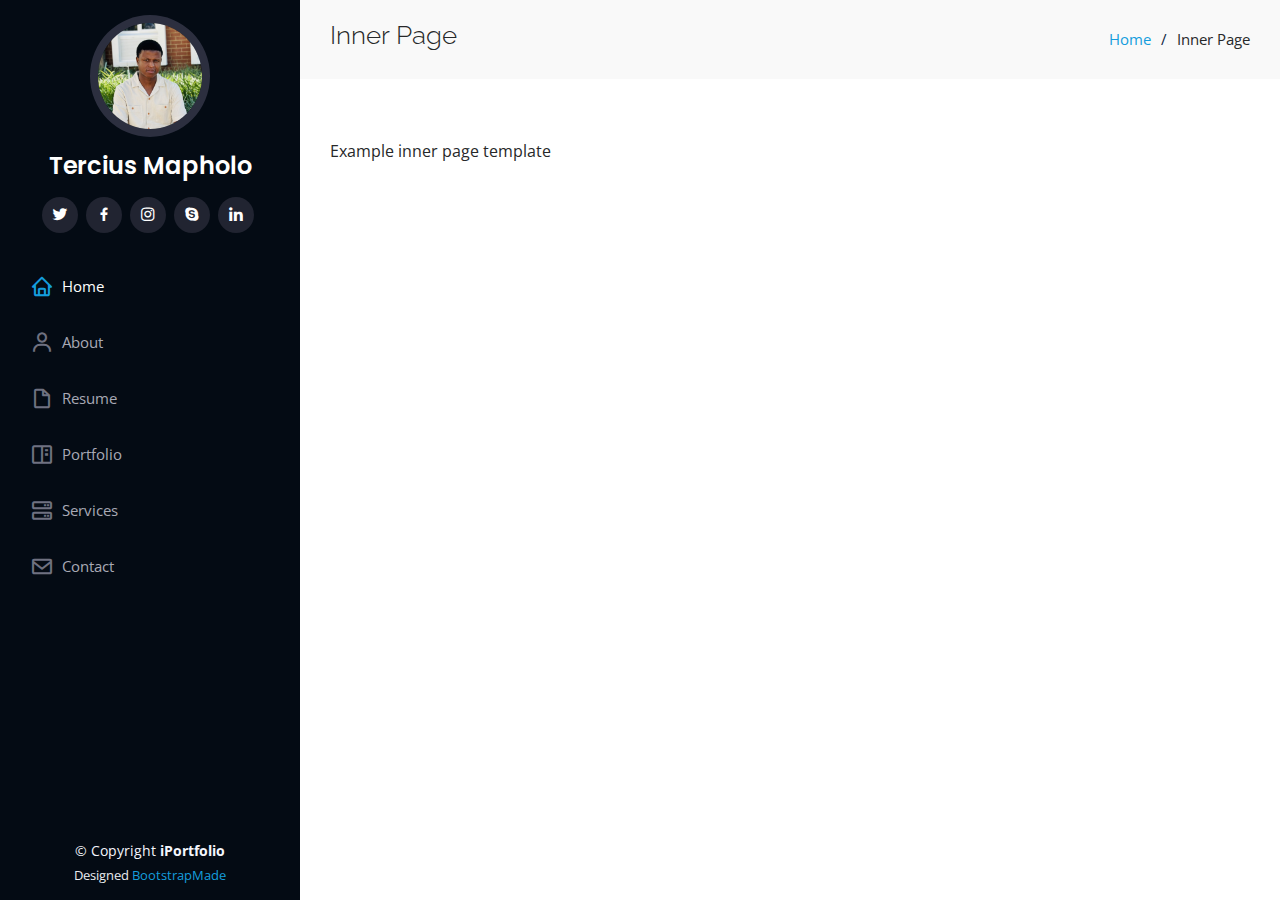
<file: inner-page.html>
<!DOCTYPE html>
<html lang="en">

<head>
  <meta charset="utf-8">
  <meta content="width=device-width, initial-scale=1.0" name="viewport">

  <title>Inner Page - iPortfolio Bootstrap Template</title>
  <meta content="" name="description">
  <meta content="" name="keywords">

  <!-- Favicons -->
  <link href="assets/img/favicon.png" rel="icon">
  <link href="assets/img/apple-touch-icon.png" rel="apple-touch-icon">

  <!-- Google Fonts -->
  <link href="https://fonts.googleapis.com/css?family=Open+Sans:300,300i,400,400i,600,600i,700,700i|Raleway:300,300i,400,400i,500,500i,600,600i,700,700i|Poppins:300,300i,400,400i,500,500i,600,600i,700,700i" rel="stylesheet">

  <!-- Vendor CSS Files -->
  <link href="assets/vendor/aos/aos.css" rel="stylesheet">
  <link href="assets/vendor/bootstrap/css/bootstrap.min.css" rel="stylesheet">
  <link href="assets/vendor/bootstrap-icons/bootstrap-icons.css" rel="stylesheet">
  <link href="assets/vendor/boxicons/css/boxicons.min.css" rel="stylesheet">
  <link href="assets/vendor/glightbox/css/glightbox.min.css" rel="stylesheet">
  <link href="assets/vendor/swiper/swiper-bundle.min.css" rel="stylesheet">

  <!-- Template Main CSS File -->
  <link href="assets/css/style.css" rel="stylesheet">

  <!-- =======================================================
  * Template Name: iPortfolio
  * Updated: Sep 18 2023 with Bootstrap v5.3.2
  * Template URL: https://bootstrapmade.com/iportfolio-bootstrap-portfolio-websites-template/
  * Author: BootstrapMade.com
  * License: https://bootstrapmade.com/license/
  ======================================================== -->
</head>

<body>

  <!-- ======= Mobile nav toggle button ======= -->
  <i class="bi bi-list mobile-nav-toggle d-xl-none"></i>

  <!-- ======= Header ======= -->
  <header id="header">
    <div class="d-flex flex-column">

      <div class="profile">
        <img src="assets/img/profile-img.jpg" alt="" class="img-fluid rounded-circle">
        <h1 class="text-light"><a href="index.html">Tercius Mapholo</a></h1>
        <div class="social-links mt-3 text-center">
          <a href="#" class="twitter"><i class="bx bxl-twitter"></i></a>
          <a href="#" class="facebook"><i class="bx bxl-facebook"></i></a>
          <a href="#" class="instagram"><i class="bx bxl-instagram"></i></a>
          <a href="#" class="google-plus"><i class="bx bxl-skype"></i></a>
          <a href="#" class="linkedin"><i class="bx bxl-linkedin"></i></a>
        </div>
      </div>

      <nav id="navbar" class="nav-menu navbar">
        <ul>
          <li><a href="#hero" class="nav-link scrollto active"><i class="bx bx-home"></i> <span>Home</span></a></li>
          <li><a href="#about" class="nav-link scrollto"><i class="bx bx-user"></i> <span>About</span></a></li>
          <li><a href="#resume" class="nav-link scrollto"><i class="bx bx-file-blank"></i> <span>Resume</span></a></li>
          <li><a href="#portfolio" class="nav-link scrollto"><i class="bx bx-book-content"></i> <span>Portfolio</span></a></li>
          <li><a href="#services" class="nav-link scrollto"><i class="bx bx-server"></i> <span>Services</span></a></li>
          <li><a href="#contact" class="nav-link scrollto"><i class="bx bx-envelope"></i> <span>Contact</span></a></li>
        </ul>
      </nav><!-- .nav-menu -->
    </div>
  </header><!-- End Header -->

  <main id="main">

    <!-- ======= Breadcrumbs ======= -->
    <section class="breadcrumbs">
      <div class="container">

        <div class="d-flex justify-content-between align-items-center">
          <h2>Inner Page</h2>
          <ol>
            <li><a href="index.html">Home</a></li>
            <li>Inner Page</li>
          </ol>
        </div>

      </div>
    </section><!-- End Breadcrumbs -->

    <section class="inner-page">
      <div class="container">
        <p>
          Example inner page template
        </p>
      </div>
    </section>

  </main><!-- End #main -->

  <!-- ======= Footer ======= -->
  <footer id="footer">
    <div class="container">
      <div class="copyright">
        &copy; Copyright <strong><span>iPortfolio</span></strong>
      </div>
      <div class="credits">
        <!-- All the links in the footer should remain intact. -->
        <!-- You can delete the links only if you purchased the pro version. -->
        <!-- Licensing information: https://bootstrapmade.com/license/ -->
        <!-- Purchase the pro version with working PHP/AJAX contact form: https://bootstrapmade.com/iportfolio-bootstrap-portfolio-websites-template/ -->
        Designed  <a href="https://bootstrapmade.com/">BootstrapMade</a>
      </div>
    </div>
  </footer><!-- End  Footer -->

  <a href="#" class="back-to-top d-flex align-items-center justify-content-center"><i class="bi bi-arrow-up-short"></i></a>

  <!-- Vendor JS Files -->
  <script src="assets/vendor/purecounter/purecounter_vanilla.js"></script>
  <script src="assets/vendor/aos/aos.js"></script>
  <script src="assets/vendor/bootstrap/js/bootstrap.bundle.min.js"></script>
  <script src="assets/vendor/glightbox/js/glightbox.min.js"></script>
  <script src="assets/vendor/isotope-layout/isotope.pkgd.min.js"></script>
  <script src="assets/vendor/swiper/swiper-bundle.min.js"></script>
  <script src="assets/vendor/typed.js/typed.umd.js"></script>
  <script src="assets/vendor/waypoints/noframework.waypoints.js"></script>
  <script src="assets/vendor/php-email-form/validate.js"></script>

  <!-- Template Main JS File -->
  <script src="assets/js/main.js"></script>

</body>

</html>
</file>
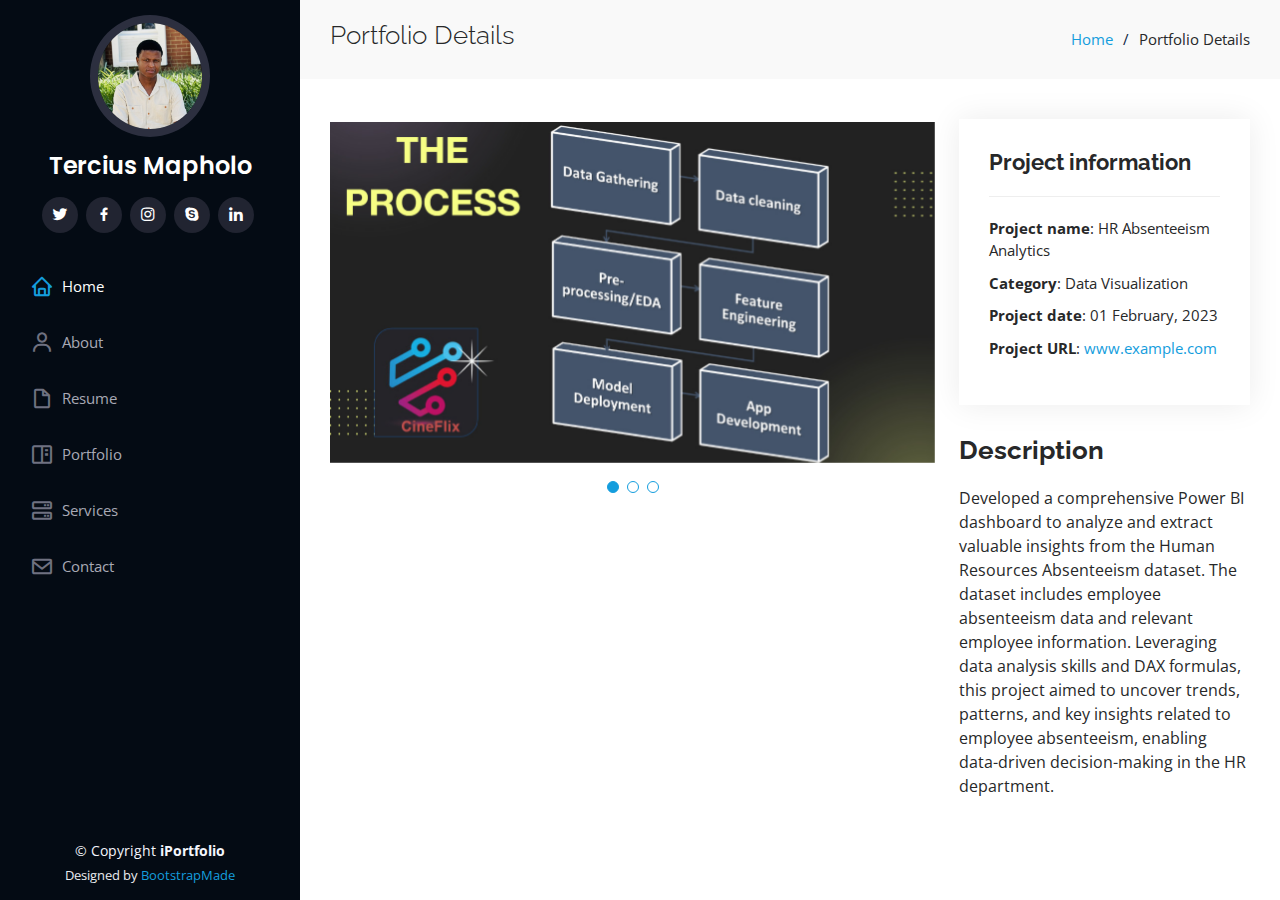
<file: portfolio-details copy.html>
<!DOCTYPE html>
<html lang="en">

<head>
  <meta charset="utf-8">
  <meta content="width=device-width, initial-scale=1.0" name="viewport">

  <title>Portfolio Details - iPortfolio Bootstrap Template</title>
  <meta content="" name="description">
  <meta content="" name="keywords">

  <!-- Favicons -->
  <link href="assets/img/favicon.png" rel="icon">
  <link href="assets/img/apple-touch-icon.png" rel="apple-touch-icon">

  <!-- Google Fonts -->
  <link href="https://fonts.googleapis.com/css?family=Open+Sans:300,300i,400,400i,600,600i,700,700i|Raleway:300,300i,400,400i,500,500i,600,600i,700,700i|Poppins:300,300i,400,400i,500,500i,600,600i,700,700i" rel="stylesheet">

  <!-- Vendor CSS Files -->
  <link href="assets/vendor/aos/aos.css" rel="stylesheet">
  <link href="assets/vendor/bootstrap/css/bootstrap.min.css" rel="stylesheet">
  <link href="assets/vendor/bootstrap-icons/bootstrap-icons.css" rel="stylesheet">
  <link href="assets/vendor/boxicons/css/boxicons.min.css" rel="stylesheet">
  <link href="assets/vendor/glightbox/css/glightbox.min.css" rel="stylesheet">
  <link href="assets/vendor/swiper/swiper-bundle.min.css" rel="stylesheet">

  <!-- Template Main CSS File -->
  <link href="assets/css/style.css" rel="stylesheet">

  <!-- =======================================================
  * Template Name: iPortfolio
  * Updated: Sep 18 2023 with Bootstrap v5.3.2
  * Template URL: https://bootstrapmade.com/iportfolio-bootstrap-portfolio-websites-template/
  * Author: BootstrapMade.com
  * License: https://bootstrapmade.com/license/
  ======================================================== -->
</head>

<body>

  <!-- ======= Mobile nav toggle button ======= -->
  <i class="bi bi-list mobile-nav-toggle d-xl-none"></i>

  <!-- ======= Header ======= -->
  <header id="header">
    <div class="d-flex flex-column">

      <div class="profile">
        <img src="assets/img/profile-img.jpg" alt="" class="img-fluid rounded-circle">
        <h1 class="text-light"><a href="index.html">Tercius Mapholo</a></h1>
        <div class="social-links mt-3 text-center">
          <a href="#" class="twitter"><i class="bx bxl-twitter"></i></a>
          <a href="#" class="facebook"><i class="bx bxl-facebook"></i></a>
          <a href="#" class="instagram"><i class="bx bxl-instagram"></i></a>
          <a href="#" class="google-plus"><i class="bx bxl-skype"></i></a>
          <a href="#" class="linkedin"><i class="bx bxl-linkedin"></i></a>
        </div>
      </div>

      <nav id="navbar" class="nav-menu navbar">
        <ul>
          <li><a href="#hero" class="nav-link scrollto active"><i class="bx bx-home"></i> <span>Home</span></a></li>
          <li><a href="#about" class="nav-link scrollto"><i class="bx bx-user"></i> <span>About</span></a></li>
          <li><a href="#resume" class="nav-link scrollto"><i class="bx bx-file-blank"></i> <span>Resume</span></a></li>
          <li><a href="#portfolio" class="nav-link scrollto"><i class="bx bx-book-content"></i> <span>Portfolio</span></a></li>
          <li><a href="#services" class="nav-link scrollto"><i class="bx bx-server"></i> <span>Services</span></a></li>
          <li><a href="#contact" class="nav-link scrollto"><i class="bx bx-envelope"></i> <span>Contact</span></a></li>
        </ul>
      </nav><!-- .nav-menu -->
    </div>
  </header><!-- End Header -->

  <main id="main">

    <!-- ======= Breadcrumbs ======= -->
    <section id="breadcrumbs" class="breadcrumbs">
      <div class="container">

        <div class="d-flex justify-content-between align-items-center">
          <h2>Portfolio Details</h2>
          <ol>
            <li><a href="index.html">Home</a></li>
            <li>Portfolio Details</li>
          </ol>
        </div>

      </div>
    </section><!-- End Breadcrumbs -->

    <!-- ======= Portfolio Details Section ======= -->
    <section id="portfolio-details" class="portfolio-details">
      <div class="container">

        <div class="row gy-4">

          <div class="col-lg-8">
            <div class="portfolio-details-slider swiper">
              <div class="swiper-wrapper align-items-center">

                <div class="swiper-slide">
                  <img src="assets/img/portfolio/portfolio-details3-1.jpg" alt="">
                </div>

                <div class="swiper-slide">
                  <img src="assets/img/portfolio/portfolio-details3-2.jpg" alt="">
                </div>

                <div class="swiper-slide">
                  <img src="assets/img/portfolio/portfolio-details3-3.jpg" alt="">
                </div>

              </div>
              <div class="swiper-pagination"></div>
            </div>
          </div>

          <div class="col-lg-4">
            <div class="portfolio-info">
              <h3>Project information</h3>
              <ul>
                <li><strong>Project name</strong>: HR Absenteeism Analytics</li>
                <li><strong>Category</strong>: Data Visualization</li>
                <!--<li><strong>Client</strong>: ASU Company</li>-->
                <li><strong>Project date</strong>: 01 February, 2023</li>
                <li><strong>Project URL</strong>: <a href="#">www.example.com</a></li>
              </ul>
            </div>
            <div class="portfolio-description">
              <h2>Description</h2>
              <p>
                Developed a comprehensive Power BI dashboard to analyze and extract valuable insights from the Human Resources Absenteeism dataset. The dataset includes employee absenteeism data and relevant employee information. Leveraging data analysis skills and DAX formulas, this project aimed to uncover trends, patterns, and key insights related to employee absenteeism, enabling data-driven decision-making in the HR department.
              </p>
            </div>
          </div>

        </div>

      </div> 
         
    </section><!-- End Portfolio Details Section -->
      
  </main><!-- End #main -->

  <!-- ======= Footer ======= -->
  <footer id="footer">
    <div class="container">
      <div class="copyright">
        &copy; Copyright <strong><span>iPortfolio</span></strong>
      </div>
      <div class="credits">
        <!-- All the links in the footer should remain intact. -->
        <!-- You can delete the links only if you purchased the pro version. -->
        <!-- Licensing information: https://bootstrapmade.com/license/ -->
        <!-- Purchase the pro version with working PHP/AJAX contact form: https://bootstrapmade.com/iportfolio-bootstrap-portfolio-websites-template/ -->
        Designed by <a href="https://bootstrapmade.com/">BootstrapMade</a>
      </div>
    </div>
  </footer><!-- End  Footer -->

  <a href="#" class="back-to-top d-flex align-items-center justify-content-center"><i class="bi bi-arrow-up-short"></i></a>

  <!-- Vendor JS Files -->
  <script src="assets/vendor/purecounter/purecounter_vanilla.js"></script>
  <script src="assets/vendor/aos/aos.js"></script>
  <script src="assets/vendor/bootstrap/js/bootstrap.bundle.min.js"></script>
  <script src="assets/vendor/glightbox/js/glightbox.min.js"></script>
  <script src="assets/vendor/isotope-layout/isotope.pkgd.min.js"></script>
  <script src="assets/vendor/swiper/swiper-bundle.min.js"></script>
  <script src="assets/vendor/typed.js/typed.umd.js"></script>
  <script src="assets/vendor/waypoints/noframework.waypoints.js"></script>
  <script src="assets/vendor/php-email-form/validate.js"></script>

  <!-- Template Main JS File -->
  <script src="assets/js/main.js"></script>

</body>

</html>
</file>
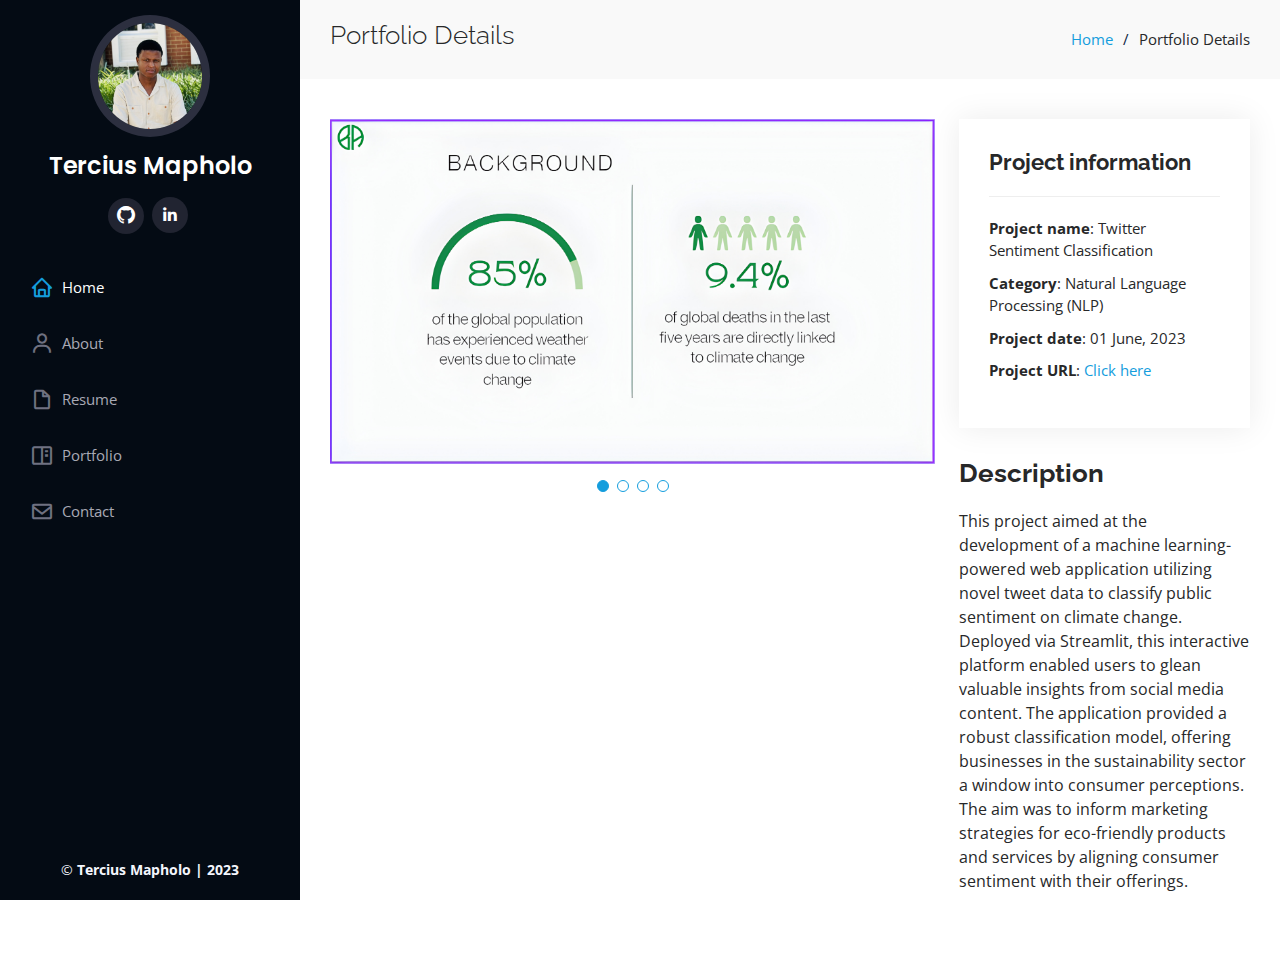
<file: portfolio-details-2.html>
<!DOCTYPE html>
<html lang="en">

<head>
  <meta charset="utf-8">
  <meta content="width=device-width, initial-scale=1.0" name="viewport">

  <title>Portfolio Details - iPortfolio Bootstrap Template</title>
  <meta content="" name="description">
  <meta content="" name="keywords">

  <!-- Favicons -->
  <link href="assets/img/favicon.png" rel="icon">
  <link href="assets/img/apple-touch-icon.png" rel="apple-touch-icon">

  <!-- Google Fonts -->
  <link href="https://fonts.googleapis.com/css?family=Open+Sans:300,300i,400,400i,600,600i,700,700i|Raleway:300,300i,400,400i,500,500i,600,600i,700,700i|Poppins:300,300i,400,400i,500,500i,600,600i,700,700i" rel="stylesheet">

  <!-- Vendor CSS Files -->
  <link href="assets/vendor/aos/aos.css" rel="stylesheet">
  <link href="assets/vendor/bootstrap/css/bootstrap.min.css" rel="stylesheet">
  <link href="assets/vendor/bootstrap-icons/bootstrap-icons.css" rel="stylesheet">
  <link href="assets/vendor/boxicons/css/boxicons.min.css" rel="stylesheet">
  <link href="assets/vendor/glightbox/css/glightbox.min.css" rel="stylesheet">
  <link href="assets/vendor/swiper/swiper-bundle.min.css" rel="stylesheet">

  <!-- Template Main CSS File -->
  <link href="assets/css/style.css" rel="stylesheet">

  <!-- =======================================================
  * Template Name: iPortfolio
  * Updated: Sep 18 2023 with Bootstrap v5.3.2
  * Template URL: https://bootstrapmade.com/iportfolio-bootstrap-portfolio-websites-template/
  * Author: BootstrapMade.com
  * License: https://bootstrapmade.com/license/
  ======================================================== -->
</head>

<body>

  <!-- ======= Mobile nav toggle button ======= -->
  <i class="bi bi-list mobile-nav-toggle d-xl-none"></i>

  <!-- ======= Header ======= -->
  <header id="header">
    <div class="d-flex flex-column">

      <div class="profile">
        <img src="assets/img/profile-img.jpg" alt="" class="img-fluid rounded-circle">
        <h1 class="text-light"><a href="index.html">Tercius Mapholo</a></h1>
        <div class="social-links mt-3 text-center">
            <a href="https://github.com/TerciusMapholo" class="twitter"><i class="bi bi-github"></i></a>
            <!--<a href="#" class="twitter"><i class="bx bxl-twitter"></i></a>
            <a href="#" class="facebook"><i class="bx bxl-facebook"></i></a>
            <a href="#" class="instagram"><i class="bx bxl-instagram"></i></a>
            <a href="#" class="google-plus"><i class="bx bxl-skype"></i></a>-->
            <a href="https://www.linkedin.com/in/tercius-mapholo-05b16a1a2/" class="linkedin"><i class="bx bxl-linkedin"></i></a>
        </div>
      </div>

      <nav id="navbar" class="nav-menu navbar">
        <ul>
          <li><a href="#hero" class="nav-link scrollto active"><i class="bx bx-home"></i> <span>Home</span></a></li>
          <li><a href="#about" class="nav-link scrollto"><i class="bx bx-user"></i> <span>About</span></a></li>
          <li><a href="#resume" class="nav-link scrollto"><i class="bx bx-file-blank"></i> <span>Resume</span></a></li>
          <li><a href="#portfolio" class="nav-link scrollto"><i class="bx bx-book-content"></i> <span>Portfolio</span></a></li>
          <!--<li><a href="#services" class="nav-link scrollto"><i class="bx bx-server"></i> <span>Services</span></a></li>-->
          <li><a href="#contact" class="nav-link scrollto"><i class="bx bx-envelope"></i> <span>Contact</span></a></li>
        </ul>
      </nav><!-- .nav-menu -->
    </div>
  </header><!-- End Header -->

  <main id="main">

    <!-- ======= Breadcrumbs ======= -->
    <section id="breadcrumbs" class="breadcrumbs">
      <div class="container">

        <div class="d-flex justify-content-between align-items-center">
          <h2>Portfolio Details</h2>
          <ol>
            <li><a href="index.html">Home</a></li>
            <li>Portfolio Details</li>
          </ol>
        </div>

      </div>
    </section><!-- End Breadcrumbs -->

    <!-- ======= Portfolio Details Section ======= -->
    <section id="portfolio-details" class="portfolio-details">
      <div class="container">

        <div class="row gy-4">

          <div class="col-lg-8">
            <div class="portfolio-details-slider swiper">
              <div class="swiper-wrapper align-items-center">

                <div class="swiper-slide">
                  <img src="assets/img/portfolio/portfolio-details2-1.jpg" alt="">
                </div>

                <div class="swiper-slide">
                  <img src="assets/img/portfolio/portfolio-details2-2.jpg" alt="">
                </div>

                <div class="swiper-slide">
                  <img src="assets/img/portfolio/portfolio-details2-4.jpg" alt="">
                </div>

                <div class="swiper-slide">
                  <img src="assets/img/portfolio/portfolio-details2-3.jpg" alt="">
                </div>

              </div>
              <div class="swiper-pagination"></div>
            </div>
          </div>

          <div class="col-lg-4">
            <div class="portfolio-info">
              <h3>Project information</h3>
              <ul>
                <li><strong>Project name</strong>: Twitter Sentiment Classification</li>
                <li><strong>Category</strong>: Natural Language Processing (NLP)</li>
                <!--<li><strong>Client</strong>: ASU Company</li>-->
                <li><strong>Project date</strong>: 01 June, 2023</li>
                <li><strong>Project URL</strong>: <a href="https://github.com/Fumani09/classification-predict-streamlit-template.git">Click here</a></li>
              </ul>
            </div>
            <div class="portfolio-description">
              <h2>Description</h2>
              <p>
                This project aimed at the development of a machine learning-powered web application utilizing novel tweet data to classify public sentiment on climate change. Deployed via Streamlit, 
                this interactive platform enabled users to glean valuable insights from social media content. The application provided a robust classification model, offering businesses in the sustainability sector a window into consumer perceptions. The aim was to inform marketing strategies for eco-friendly products and services by aligning consumer sentiment with their offerings.
              </p>
            </div>
          </div>

        </div>

      </div> 
         
    </section><!-- End Portfolio Details Section -->
      
  </main><!-- End #main -->

  <!-- ======= Footer ======= -->
  <footer id="footer">
    <div class="container">
      <div class="copyright">
        &copy; <strong><span>Tercius Mapholo | 2023</span></strong>
      </div>
      <div class="credits">
        <!-- All the links in the footer should remain intact. -->
        <!-- You can delete the links only if you purchased the pro version. -->
        <!-- Licensing information: https://bootstrapmade.com/license/ -->
        <!-- Purchase the pro version with working PHP/AJAX contact form: https://bootstrapmade.com/iportfolio-bootstrap-portfolio-websites-template/ -->
        <!--Designed by <a href="https://bootstrapmade.com/">BootstrapMade</a>-->
      </div>
    </div>
  </footer><!-- End  Footer -->

  <a href="#" class="back-to-top d-flex align-items-center justify-content-center"><i class="bi bi-arrow-up-short"></i></a>

  <!-- Vendor JS Files -->
  <script src="assets/vendor/purecounter/purecounter_vanilla.js"></script>
  <script src="assets/vendor/aos/aos.js"></script>
  <script src="assets/vendor/bootstrap/js/bootstrap.bundle.min.js"></script>
  <script src="assets/vendor/glightbox/js/glightbox.min.js"></script>
  <script src="assets/vendor/isotope-layout/isotope.pkgd.min.js"></script>
  <script src="assets/vendor/swiper/swiper-bundle.min.js"></script>
  <script src="assets/vendor/typed.js/typed.umd.js"></script>
  <script src="assets/vendor/waypoints/noframework.waypoints.js"></script>
  <script src="assets/vendor/php-email-form/validate.js"></script>

  <!-- Template Main JS File -->
  <script src="assets/js/main.js"></script>

</body>

</html>
</file>
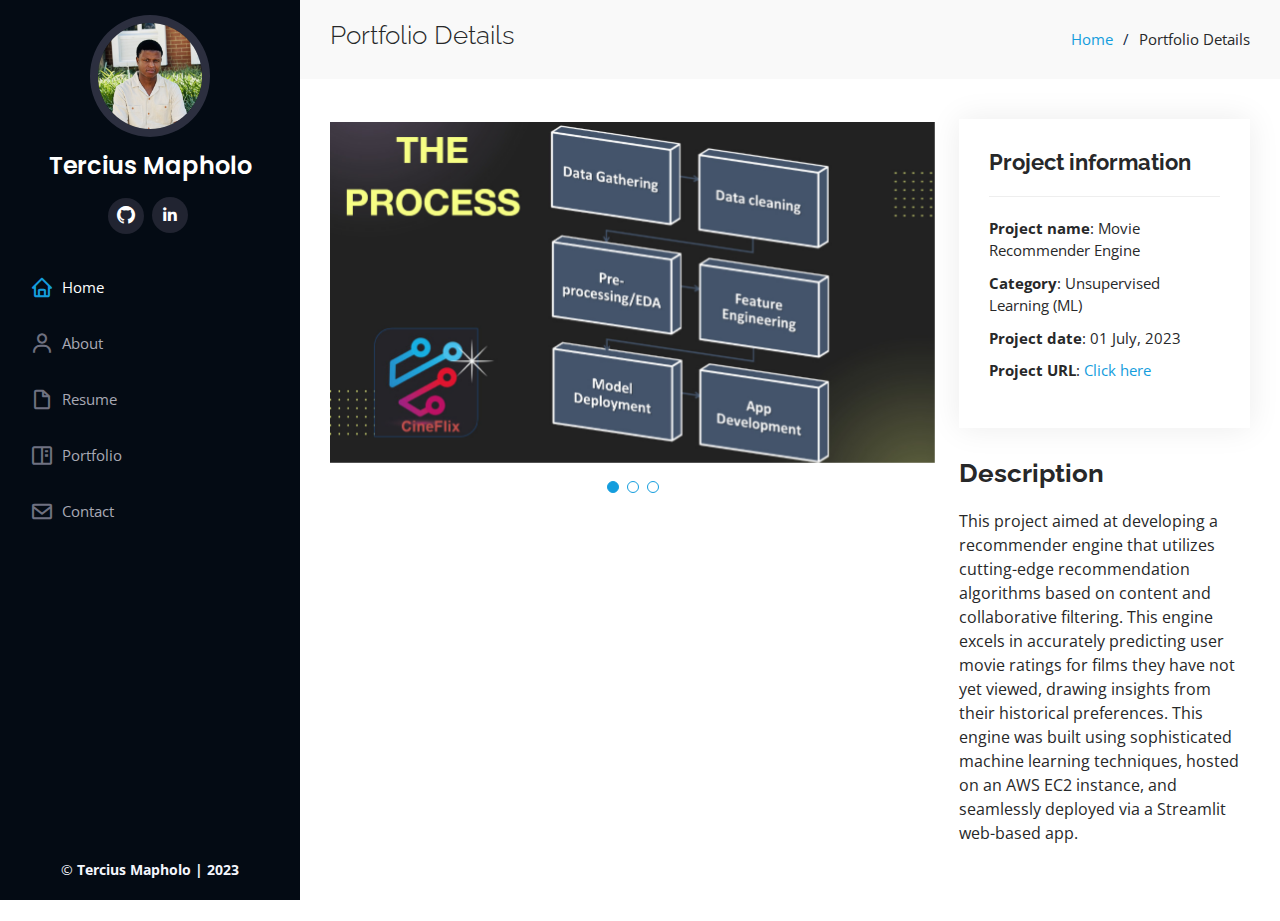
<file: portfolio-details-3.html>
<!DOCTYPE html>
<html lang="en">

<head>
  <meta charset="utf-8">
  <meta content="width=device-width, initial-scale=1.0" name="viewport">

  <title>Portfolio Details - iPortfolio Bootstrap Template</title>
  <meta content="" name="description">
  <meta content="" name="keywords">

  <!-- Favicons -->
  <link href="assets/img/favicon.png" rel="icon">
  <link href="assets/img/apple-touch-icon.png" rel="apple-touch-icon">

  <!-- Google Fonts -->
  <link href="https://fonts.googleapis.com/css?family=Open+Sans:300,300i,400,400i,600,600i,700,700i|Raleway:300,300i,400,400i,500,500i,600,600i,700,700i|Poppins:300,300i,400,400i,500,500i,600,600i,700,700i" rel="stylesheet">

  <!-- Vendor CSS Files -->
  <link href="assets/vendor/aos/aos.css" rel="stylesheet">
  <link href="assets/vendor/bootstrap/css/bootstrap.min.css" rel="stylesheet">
  <link href="assets/vendor/bootstrap-icons/bootstrap-icons.css" rel="stylesheet">
  <link href="assets/vendor/boxicons/css/boxicons.min.css" rel="stylesheet">
  <link href="assets/vendor/glightbox/css/glightbox.min.css" rel="stylesheet">
  <link href="assets/vendor/swiper/swiper-bundle.min.css" rel="stylesheet">

  <!-- Template Main CSS File -->
  <link href="assets/css/style.css" rel="stylesheet">

  <!-- =======================================================
  * Template Name: iPortfolio
  * Updated: Sep 18 2023 with Bootstrap v5.3.2
  * Template URL: https://bootstrapmade.com/iportfolio-bootstrap-portfolio-websites-template/
  * Author: BootstrapMade.com
  * License: https://bootstrapmade.com/license/
  ======================================================== -->
</head>

<body>

  <!-- ======= Mobile nav toggle button ======= -->
  <i class="bi bi-list mobile-nav-toggle d-xl-none"></i>

  <!-- ======= Header ======= -->
  <header id="header">
    <div class="d-flex flex-column">

      <div class="profile">
        <img src="assets/img/profile-img.jpg" alt="" class="img-fluid rounded-circle">
        <h1 class="text-light"><a href="index.html">Tercius Mapholo</a></h1>
        <div class="social-links mt-3 text-center">
            <a href="https://github.com/TerciusMapholo" class="twitter"><i class="bi bi-github"></i></a>
            <!--<a href="#" class="twitter"><i class="bx bxl-twitter"></i></a>
            <a href="#" class="facebook"><i class="bx bxl-facebook"></i></a>
            <a href="#" class="instagram"><i class="bx bxl-instagram"></i></a>
            <a href="#" class="google-plus"><i class="bx bxl-skype"></i></a>-->
            <a href="https://www.linkedin.com/in/tercius-mapholo-05b16a1a2/" class="linkedin"><i class="bx bxl-linkedin"></i></a>
        </div>
      </div>

      <nav id="navbar" class="nav-menu navbar">
        <ul>
          <li><a href="#hero" class="nav-link scrollto active"><i class="bx bx-home"></i> <span>Home</span></a></li>
          <li><a href="#about" class="nav-link scrollto"><i class="bx bx-user"></i> <span>About</span></a></li>
          <li><a href="#resume" class="nav-link scrollto"><i class="bx bx-file-blank"></i> <span>Resume</span></a></li>
          <li><a href="#portfolio" class="nav-link scrollto"><i class="bx bx-book-content"></i> <span>Portfolio</span></a></li>
          <!--<li><a href="#services" class="nav-link scrollto"><i class="bx bx-server"></i> <span>Services</span></a></li>-->
          <li><a href="#contact" class="nav-link scrollto"><i class="bx bx-envelope"></i> <span>Contact</span></a></li>
        </ul>
      </nav><!-- .nav-menu -->
    </div>
  </header><!-- End Header -->

  <main id="main">

    <!-- ======= Breadcrumbs ======= -->
    <section id="breadcrumbs" class="breadcrumbs">
      <div class="container">

        <div class="d-flex justify-content-between align-items-center">
          <h2>Portfolio Details</h2>
          <ol>
            <li><a href="index.html">Home</a></li>
            <li>Portfolio Details</li>
          </ol>
        </div>

      </div>
    </section><!-- End Breadcrumbs -->

    <!-- ======= Portfolio Details Section ======= -->
    <section id="portfolio-details" class="portfolio-details">
      <div class="container">

        <div class="row gy-4">

          <div class="col-lg-8">
            <div class="portfolio-details-slider swiper">
              <div class="swiper-wrapper align-items-center">

                <div class="swiper-slide">
                  <img src="assets/img/portfolio/portfolio-details3-1.jpg" alt="">
                </div>

                <div class="swiper-slide">
                  <img src="assets/img/portfolio/portfolio-details3-2.jpg" alt="">
                </div>

                <div class="swiper-slide">
                  <img src="assets/img/portfolio/portfolio-details3-3.jpg" alt="">
                </div>

              </div>
              <div class="swiper-pagination"></div>
            </div>
          </div>

          <div class="col-lg-4">
            <div class="portfolio-info">
              <h3>Project information</h3>
              <ul>
                <li><strong>Project name</strong>: Movie Recommender Engine</li>
                <li><strong>Category</strong>: Unsupervised Learning (ML)</li>
                <!--<li><strong>Client</strong>: ASU Company</li>-->
                <li><strong>Project date</strong>: 01 July, 2023</li>
                <li><strong>Project URL</strong>: <a href="https://github.com/2301ACDSTeamBM4-Unsupervised">Click here</a></li>
              </ul>
            </div>
            <div class="portfolio-description">
              <h2>Description</h2>
              <p>
                This project aimed at developing a recommender engine that utilizes cutting-edge recommendation algorithms based on content and collaborative filtering. This engine excels in accurately predicting user movie ratings for films they have not yet viewed, drawing insights from their historical preferences. This engine was built using sophisticated machine learning techniques, hosted on an AWS EC2 instance, and seamlessly deployed via a Streamlit web-based app.
              </p>
            </div>
          </div>

        </div>

      </div> 
         
    </section><!-- End Portfolio Details Section -->
      
  </main><!-- End #main -->

  <!-- ======= Footer ======= -->
  <footer id="footer">
    <div class="container">
      <div class="copyright">
        &copy; <strong><span>Tercius Mapholo | 2023</span></strong>
      </div>
      <div class="credits">
        <!-- All the links in the footer should remain intact. -->
        <!-- You can delete the links only if you purchased the pro version. -->
        <!-- Licensing information: https://bootstrapmade.com/license/ -->
        <!-- Purchase the pro version with working PHP/AJAX contact form: https://bootstrapmade.com/iportfolio-bootstrap-portfolio-websites-template/ -->
        <!--Designed by <a href="https://bootstrapmade.com/">BootstrapMade</a>-->
      </div>
    </div>
  </footer><!-- End  Footer -->

  <a href="#" class="back-to-top d-flex align-items-center justify-content-center"><i class="bi bi-arrow-up-short"></i></a>

  <!-- Vendor JS Files -->
  <script src="assets/vendor/purecounter/purecounter_vanilla.js"></script>
  <script src="assets/vendor/aos/aos.js"></script>
  <script src="assets/vendor/bootstrap/js/bootstrap.bundle.min.js"></script>
  <script src="assets/vendor/glightbox/js/glightbox.min.js"></script>
  <script src="assets/vendor/isotope-layout/isotope.pkgd.min.js"></script>
  <script src="assets/vendor/swiper/swiper-bundle.min.js"></script>
  <script src="assets/vendor/typed.js/typed.umd.js"></script>
  <script src="assets/vendor/waypoints/noframework.waypoints.js"></script>
  <script src="assets/vendor/php-email-form/validate.js"></script>

  <!-- Template Main JS File -->
  <script src="assets/js/main.js"></script>

</body>

</html>
</file>
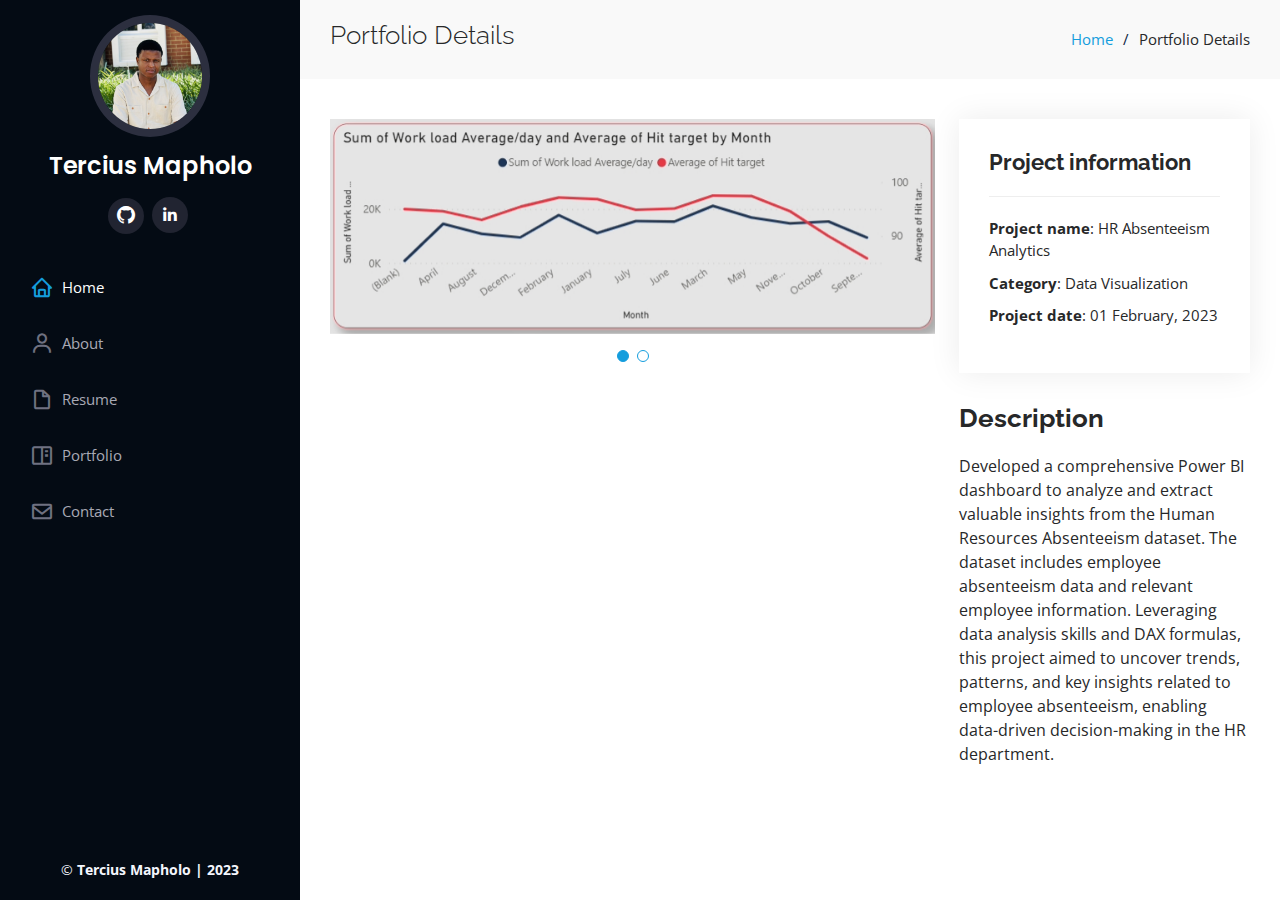
<file: portfolio-details.html>
<!DOCTYPE html>
<html lang="en">

<head>
  <meta charset="utf-8">
  <meta content="width=device-width, initial-scale=1.0" name="viewport">

  <title>Portfolio Details - iPortfolio Bootstrap Template</title>
  <meta content="" name="description">
  <meta content="" name="keywords">

  <!-- Favicons -->
  <link href="assets/img/favicon.png" rel="icon">
  <link href="assets/img/apple-touch-icon.png" rel="apple-touch-icon">

  <!-- Google Fonts -->
  <link href="https://fonts.googleapis.com/css?family=Open+Sans:300,300i,400,400i,600,600i,700,700i|Raleway:300,300i,400,400i,500,500i,600,600i,700,700i|Poppins:300,300i,400,400i,500,500i,600,600i,700,700i" rel="stylesheet">

  <!-- Vendor CSS Files -->
  <link href="assets/vendor/aos/aos.css" rel="stylesheet">
  <link href="assets/vendor/bootstrap/css/bootstrap.min.css" rel="stylesheet">
  <link href="assets/vendor/bootstrap-icons/bootstrap-icons.css" rel="stylesheet">
  <link href="assets/vendor/boxicons/css/boxicons.min.css" rel="stylesheet">
  <link href="assets/vendor/glightbox/css/glightbox.min.css" rel="stylesheet">
  <link href="assets/vendor/swiper/swiper-bundle.min.css" rel="stylesheet">

  <!-- Template Main CSS File -->
  <link href="assets/css/style.css" rel="stylesheet">

  <!-- =======================================================
  * Template Name: iPortfolio
  * Updated: Sep 18 2023 with Bootstrap v5.3.2
  * Template URL: https://bootstrapmade.com/iportfolio-bootstrap-portfolio-websites-template/
  * Author: BootstrapMade.com
  * License: https://bootstrapmade.com/license/
  ======================================================== -->
</head>

<body>

  <!-- ======= Mobile nav toggle button ======= -->
  <i class="bi bi-list mobile-nav-toggle d-xl-none"></i>

  <!-- ======= Header ======= -->
  <header id="header">
    <div class="d-flex flex-column">

      <div class="profile">
        <img src="assets/img/profile-img.jpg" alt="" class="img-fluid rounded-circle">
        <h1 class="text-light"><a href="index.html">Tercius Mapholo</a></h1>
        <div class="social-links mt-3 text-center">
          <a href="https://github.com/TerciusMapholo" class="twitter"><i class="bi bi-github"></i></a>
          <!--<a href="#" class="twitter"><i class="bx bxl-twitter"></i></a>
          <a href="#" class="facebook"><i class="bx bxl-facebook"></i></a>
          <a href="#" class="instagram"><i class="bx bxl-instagram"></i></a>
          <a href="#" class="google-plus"><i class="bx bxl-skype"></i></a>-->
          <a href="https://www.linkedin.com/in/tercius-mapholo-05b16a1a2/" class="linkedin"><i class="bx bxl-linkedin"></i></a>
        </div>
      </div>

      <nav id="navbar" class="nav-menu navbar">
        <ul>
          <li><a href="#hero" class="nav-link scrollto active"><i class="bx bx-home"></i> <span>Home</span></a></li>
          <li><a href="#about" class="nav-link scrollto"><i class="bx bx-user"></i> <span>About</span></a></li>
          <li><a href="#resume" class="nav-link scrollto"><i class="bx bx-file-blank"></i> <span>Resume</span></a></li>
          <li><a href="#portfolio" class="nav-link scrollto"><i class="bx bx-book-content"></i> <span>Portfolio</span></a></li>
          <!--<li><a href="#services" class="nav-link scrollto"><i class="bx bx-server"></i> <span>Services</span></a></li>-->
          <li><a href="#contact" class="nav-link scrollto"><i class="bx bx-envelope"></i> <span>Contact</span></a></li>
        </ul>
      </nav><!-- .nav-menu -->
    </div>
  </header><!-- End Header -->

  <main id="main">

    <!-- ======= Breadcrumbs ======= -->
    <section id="breadcrumbs" class="breadcrumbs">
      <div class="container">

        <div class="d-flex justify-content-between align-items-center">
          <h2>Portfolio Details</h2>
          <ol>
            <li><a href="index.html">Home</a></li>
            <li>Portfolio Details</li>
          </ol>
        </div>

      </div>
    </section><!-- End Breadcrumbs -->

    <!-- ======= Portfolio Details Section ======= -->
    <section id="portfolio-details" class="portfolio-details">
      <div class="container">

        <div class="row gy-4">

          <div class="col-lg-8">
            <div class="portfolio-details-slider swiper">
              <div class="swiper-wrapper align-items-center">

                <div class="swiper-slide">
                  <img src="assets/img/portfolio/portfolio-details-1.jpg" alt="">
                </div>

                <div class="swiper-slide">
                  <img src="assets/img/portfolio/portfolio-details-2.jpg" alt="">
                </div>

                <!--<div class="swiper-slide">
                  <img src="assets/img/portfolio/portfolio-details-3.jpg" alt="">
                </div>-->

              </div>
              <div class="swiper-pagination"></div>
            </div>
          </div>

          <div class="col-lg-4">
            <div class="portfolio-info">
              <h3>Project information</h3>
              <ul>
                <li><strong>Project name</strong>: HR Absenteeism Analytics</li>
                <li><strong>Category</strong>: Data Visualization</li>
                <!--<li><strong>Client</strong>: ASU Company</li>-->
                <li><strong>Project date</strong>: 01 February, 2023</li>
                <!--<li><strong>Project URL</strong>: <a href="#">www.example.com</a></li>-->
              </ul>
            </div>
            <div class="portfolio-description">
              <h2>Description</h2>
              <p>
                Developed a comprehensive Power BI dashboard to analyze and extract valuable insights from the Human Resources Absenteeism dataset. The dataset includes employee absenteeism data and relevant employee information. Leveraging data analysis skills and DAX formulas, this project aimed to uncover trends, patterns, and key insights related to employee absenteeism, enabling data-driven decision-making in the HR department.
              </p>
            </div>
          </div>

        </div>

      </div> 
         
    </section><!-- End Portfolio Details Section -->
      
  </main><!-- End #main -->

  <!-- ======= Footer ======= -->
  <footer id="footer">
    <div class="container">
      <div class="copyright">
        &copy; <strong><span>Tercius Mapholo | 2023</span></strong>
      </div>
      <div class="credits">
        <!-- All the links in the footer should remain intact. -->
        <!-- You can delete the links only if you purchased the pro version. -->
        <!-- Licensing information: https://bootstrapmade.com/license/ -->
        <!-- Purchase the pro version with working PHP/AJAX contact form: https://bootstrapmade.com/iportfolio-bootstrap-portfolio-websites-template/ -->
        <!--Designed by <a href="https://bootstrapmade.com/">BootstrapMade</a>-->
      </div>
    </div>
  </footer><!-- End  Footer -->

  <a href="#" class="back-to-top d-flex align-items-center justify-content-center"><i class="bi bi-arrow-up-short"></i></a>

  <!-- Vendor JS Files -->
  <script src="assets/vendor/purecounter/purecounter_vanilla.js"></script>
  <script src="assets/vendor/aos/aos.js"></script>
  <script src="assets/vendor/bootstrap/js/bootstrap.bundle.min.js"></script>
  <script src="assets/vendor/glightbox/js/glightbox.min.js"></script>
  <script src="assets/vendor/isotope-layout/isotope.pkgd.min.js"></script>
  <script src="assets/vendor/swiper/swiper-bundle.min.js"></script>
  <script src="assets/vendor/typed.js/typed.umd.js"></script>
  <script src="assets/vendor/waypoints/noframework.waypoints.js"></script>
  <script src="assets/vendor/php-email-form/validate.js"></script>

  <!-- Template Main JS File -->
  <script src="assets/js/main.js"></script>

</body>

</html>
</file>
<file: assets/css/style.css>
/**
* Template Name: iPortfolio
* Updated: Sep 18 2023 with Bootstrap v5.3.2
* Template URL: https://bootstrapmade.com/iportfolio-bootstrap-portfolio-websites-template/
* Author: BootstrapMade.com
* License: https://bootstrapmade.com/license/
*/

/*--------------------------------------------------------------
# General
--------------------------------------------------------------*/
body {
  font-family: "Open Sans", sans-serif;
  color: #272829;
}

a {
  color: #149ddd;
  text-decoration: none;
}

a:hover {
  color: #37b3ed;
  text-decoration: none;
}

h1,
h2,
h3,
h4,
h5,
h6 {
  font-family: "Raleway", sans-serif;
}

/*--------------------------------------------------------------
# Back to top button
--------------------------------------------------------------*/
.back-to-top {
  position: fixed;
  visibility: hidden;
  opacity: 0;
  right: 15px;
  bottom: 15px;
  z-index: 996;
  background: #149ddd;
  width: 40px;
  height: 40px;
  border-radius: 50px;
  transition: all 0.4s;
}

.back-to-top i {
  font-size: 28px;
  color: #fff;
  line-height: 0;
}

.back-to-top:hover {
  background: #2eafec;
  color: #fff;
}

.back-to-top.active {
  visibility: visible;
  opacity: 1;
}

/*--------------------------------------------------------------
# Header
--------------------------------------------------------------*/
#header {
  position: fixed;
  top: 0;
  left: 0;
  bottom: 0;
  width: 300px;
  transition: all ease-in-out 0.5s;
  z-index: 9997;
  transition: all 0.5s;
  padding: 0 15px;
  background: #040b14;
  overflow-y: auto;
}

#header .profile img {
  margin: 15px auto;
  display: block;
  width: 120px;
  border: 8px solid #2c2f3f;
}

#header .profile h1 {
  font-size: 24px;
  margin: 0;
  padding: 0;
  font-weight: 600;
  -moz-text-align-last: center;
  text-align-last: center;
  font-family: "Poppins", sans-serif;
}

#header .profile h1 a,
#header .profile h1 a:hover {
  color: #fff;
  text-decoration: none;
}

#header .profile .social-links a {
  font-size: 18px;
  display: inline-block;
  background: #212431;
  color: #fff;
  line-height: 1;
  padding: 8px 0;
  margin-right: 4px;
  border-radius: 50%;
  text-align: center;
  width: 36px;
  height: 36px;
  transition: 0.3s;
}

#header .profile .social-links a:hover {
  background: #149ddd;
  color: #fff;
  text-decoration: none;
}

#main {
  margin-left: 300px;
}

.container,
.container-fluid {
  padding-left: 30px;
  padding-right: 30px;
}

@media (max-width: 1199px) {
  #header {
    left: -300px;
  }

  #main {
    margin-left: 0;
  }

  .container,
  .container-fluid {
    padding-left: 12px;
    padding-right: 12px;
  }
}

/*--------------------------------------------------------------
# Navigation Menu
--------------------------------------------------------------*/
/* Desktop Navigation */
.nav-menu {
  padding: 30px 0 0 0;
}

.nav-menu * {
  margin: 0;
  padding: 0;
  list-style: none;
}

.nav-menu>ul>li {
  position: relative;
  white-space: nowrap;
}

.nav-menu a,
.nav-menu a:focus {
  display: flex;
  align-items: center;
  color: #a8a9b4;
  padding: 12px 15px;
  margin-bottom: 8px;
  transition: 0.3s;
  font-size: 15px;
}

.nav-menu a i,
.nav-menu a:focus i {
  font-size: 24px;
  padding-right: 8px;
  color: #6f7180;
}

.nav-menu a:hover,
.nav-menu .active,
.nav-menu .active:focus,
.nav-menu li:hover>a {
  text-decoration: none;
  color: #fff;
}

.nav-menu a:hover i,
.nav-menu .active i,
.nav-menu .active:focus i,
.nav-menu li:hover>a i {
  color: #149ddd;
}

/* Mobile Navigation */
.mobile-nav-toggle {
  position: fixed;
  right: 15px;
  top: 15px;
  z-index: 9998;
  border: 0;
  font-size: 24px;
  transition: all 0.4s;
  outline: none !important;
  background-color: #149ddd;
  color: #fff;
  width: 40px;
  height: 40px;
  display: inline-flex;
  align-items: center;
  justify-content: center;
  line-height: 0;
  border-radius: 50px;
  cursor: pointer;
}

.mobile-nav-active {
  overflow: hidden;
}

.mobile-nav-active #header {
  left: 0;
}

/*--------------------------------------------------------------
# Hero Section
--------------------------------------------------------------*/
#hero {
  width: 100%;
  height: 100vh;
  background: url("../img/hero-bg.jpg") 100% top;
  background-size: contain;
}

#hero:before {
  content: "";
  background: rgba(5, 13, 24, 0.3);
  position: absolute;
  bottom: 0;
  top: 0;
  left: 0;
  right: 0;
  z-index: 1;
}

#hero .hero-container {
  position: relative;
  z-index: 2;
  /*min-width: 300px;*/
}

#hero h1 {
  margin: 0 0 10px 0;
  font-size: 64px;
  font-weight: 700;
  line-height: 56px;
  color: #fff;
}

#hero p {
  color: #fff;
  margin-bottom: 50px;
  font-size: 26px;
  font-family: "Poppins", sans-serif;
}

#hero p span {
  color: #fff;
  padding-bottom: 4px;
  letter-spacing: 1px;
  border-bottom: 3px solid #149ddd;
}

@media (min-width: 1024px) {
  #hero {
    background-attachment: fixed;
  }
}

@media (max-width: 768px) {
  #hero h1 {
    font-size: 28px;
    line-height: 36px;
  }

  #hero h2 {
    font-size: 18px;
    line-height: 24px;
    margin-bottom: 30px;
  }
}

/*--------------------------------------------------------------
# Sections General
--------------------------------------------------------------*/
section {
  padding: 60px 0;
  overflow: hidden;
}

.section-bg {
  background: #f5f8fd;
}

.section-title {
  padding-bottom: 30px;
}

.section-title h2 {
  font-size: 32px;
  font-weight: bold;
  margin-bottom: 20px;
  padding-bottom: 20px;
  position: relative;
  color: #173b6c;
}

.section-title h2::after {
  content: "";
  position: absolute;
  display: block;
  width: 50px;
  height: 3px;
  background: #149ddd;
  bottom: 0;
  left: 0;
}

.section-title p {
  margin-bottom: 0;
}

/*--------------------------------------------------------------
# About
--------------------------------------------------------------*/
.about .content h3 {
  font-weight: 700;
  font-size: 26px;
  color: #173b6c;
}

.about .content ul {
  list-style: none;
  padding: 0;
}

.about .content ul li {
  margin-bottom: 20px;
  display: flex;
  align-items: center;
}

.about .content ul strong {
  margin-right: 10px;
}

.about .content ul i {
  font-size: 16px;
  margin-right: 5px;
  color: #149ddd;
  line-height: 0;
}

.about .content p:last-child {
  margin-bottom: 0;
}

/*--------------------------------------------------------------
# Facts
--------------------------------------------------------------*/
.facts {
  padding-bottom: 30px;
}

.facts .count-box {
  padding: 30px;
  width: 100%;
}

.facts .count-box i {
  display: block;
  font-size: 44px;
  color: #149ddd;
  float: left;
  line-height: 0;
}

.facts .count-box span {
  font-size: 48px;
  line-height: 40px;
  display: block;
  font-weight: 700;
  color: #050d18;
  margin-left: 60px;
}

.facts .count-box p {
  padding: 15px 0 0 0;
  margin: 0 0 0 60px;
  font-family: "Raleway", sans-serif;
  font-size: 14px;
  color: #122f57;
}

.facts .count-box a {
  font-weight: 600;
  display: block;
  margin-top: 20px;
  color: #122f57;
  font-size: 15px;
  font-family: "Poppins", sans-serif;
  transition: ease-in-out 0.3s;
}

.facts .count-box a:hover {
  color: #1f5297;
}

/*--------------------------------------------------------------
# Akills
--------------------------------------------------------------*/
.skills .progress {
  height: 60px;
  display: block;
  background: none;
  border-radius: 0;
}

.skills .progress .skill {
  padding: 0;
  margin: 0 0 6px 0;
  text-transform: uppercase;
  display: block;
  font-weight: 600;
  font-family: "Poppins", sans-serif;
  color: #050d18;
}

.skills .progress .skill .val {
  float: right;
  font-style: normal;
}

.skills .progress-bar-wrap {
  background: #dce8f8;
  height: 10px;
}

.skills .progress-bar {
  width: 1px;
  height: 10px;
  transition: 0.9s;
  background-color: #149ddd;
}

/*--------------------------------------------------------------
# Resume
--------------------------------------------------------------*/
.resume .resume-title {
  font-size: 26px;
  font-weight: 700;
  margin-top: 20px;
  margin-bottom: 20px;
  color: #050d18;
}

.resume .resume-item {
  padding: 0 0 20px 20px;
  margin-top: -2px;
  border-left: 2px solid #1f5297;
  position: relative;
}

.resume .resume-item h4 {
  line-height: 18px;
  font-size: 18px;
  font-weight: 600;
  text-transform: uppercase;
  font-family: "Poppins", sans-serif;
  color: #050d18;
  margin-bottom: 10px;
}

.resume .resume-item h5 {
  font-size: 16px;
  background: #e4edf9;
  padding: 5px 15px;
  display: inline-block;
  font-weight: 600;
  margin-bottom: 10px;
}

.resume .resume-item ul {
  padding-left: 20px;
}

.resume .resume-item ul li {
  padding-bottom: 10px;
}

.resume .resume-item:last-child {
  padding-bottom: 0;
}

.resume .resume-item::before {
  content: "";
  position: absolute;
  width: 16px;
  height: 16px;
  border-radius: 50px;
  left: -9px;
  top: 0;
  background: #fff;
  border: 2px solid #1f5297;
}

/*--------------------------------------------------------------
# Portfolio
--------------------------------------------------------------*/
.portfolio .portfolio-item {
  margin-bottom: 30px;
}

.portfolio #portfolio-flters {
  padding: 0;
  margin: 0 auto 35px auto;
  list-style: none;
  text-align: center;
  background: #fff;
  border-radius: 50px;
  padding: 2px 15px;
}

.portfolio #portfolio-flters li {
  cursor: pointer;
  display: inline-block;
  padding: 10px 15px 8px 15px;
  font-size: 14px;
  font-weight: 600;
  line-height: 1;
  text-transform: uppercase;
  color: #272829;
  margin-bottom: 5px;
  transition: all 0.3s ease-in-out;
}

.portfolio #portfolio-flters li:hover,
.portfolio #portfolio-flters li.filter-active {
  color: #149ddd;
}

.portfolio #portfolio-flters li:last-child {
  margin-right: 0;
}

.portfolio .portfolio-wrap {
  transition: 0.3s;
  position: relative;
  overflow: hidden;
  z-index: 1;
}

.portfolio .portfolio-wrap::before {
  content: "";
  background: rgba(255, 255, 255, 0.5);
  position: absolute;
  left: 0;
  right: 0;
  top: 0;
  bottom: 0;
  transition: all ease-in-out 0.3s;
  z-index: 2;
  opacity: 0;
}

.portfolio .portfolio-wrap .portfolio-links {
  opacity: 1;
  left: 0;
  right: 0;
  bottom: -60px;
  z-index: 3;
  position: absolute;
  transition: all ease-in-out 0.3s;
  display: flex;
  justify-content: center;
}

.portfolio .portfolio-wrap .portfolio-links a {
  color: #fff;
  font-size: 28px;
  text-align: center;
  background: rgba(20, 157, 221, 0.75);
  transition: 0.3s;
  width: 50%;
}

.portfolio .portfolio-wrap .portfolio-links a:hover {
  background: rgba(20, 157, 221, 0.95);
}

.portfolio .portfolio-wrap .portfolio-links a+a {
  border-left: 1px solid #37b3ed;
}

.portfolio .portfolio-wrap:hover::before {
  top: 0;
  left: 0;
  right: 0;
  bottom: 0;
  opacity: 1;
}

.portfolio .portfolio-wrap:hover .portfolio-links {
  opacity: 1;
  bottom: 0;
}

/*--------------------------------------------------------------
# Portfolio Details
--------------------------------------------------------------*/
.portfolio-details {
  padding-top: 40px;
}

.portfolio-details .portfolio-details-slider img {
  width: 100%;
}

.portfolio-details .portfolio-details-slider .swiper-pagination {
  margin-top: 20px;
  position: relative;
}

.portfolio-details .portfolio-details-slider .swiper-pagination .swiper-pagination-bullet {
  width: 12px;
  height: 12px;
  background-color: #fff;
  opacity: 1;
  border: 1px solid #149ddd;
}

.portfolio-details .portfolio-details-slider .swiper-pagination .swiper-pagination-bullet-active {
  background-color: #149ddd;
}

.portfolio-details .portfolio-info {
  padding: 30px;
  box-shadow: 0px 0 30px rgba(5, 13, 24, 0.08);
}

.portfolio-details .portfolio-info h3 {
  font-size: 22px;
  font-weight: 700;
  margin-bottom: 20px;
  padding-bottom: 20px;
  border-bottom: 1px solid #eee;
}

.portfolio-details .portfolio-info ul {
  list-style: none;
  padding: 0;
  font-size: 15px;
}

.portfolio-details .portfolio-info ul li+li {
  margin-top: 10px;
}

.portfolio-details .portfolio-description {
  padding-top: 30px;
}

.portfolio-details .portfolio-description h2 {
  font-size: 26px;
  font-weight: 700;
  margin-bottom: 20px;
}

.portfolio-details .portfolio-description p {
  padding: 0;
}

/*--------------------------------------------------------------
# Services
--------------------------------------------------------------*/
.services .icon-box {
  margin-bottom: 20px;
}

.services .icon {
  float: left;
  display: flex;
  align-items: center;
  justify-content: center;
  width: 54px;
  height: 54px;
  background: #149ddd;
  border-radius: 50%;
  transition: 0.5s;
  border: 1px solid #149ddd;
}

.services .icon i {
  color: #fff;
  font-size: 24px;
  line-height: 0;
}

.services .icon-box:hover .icon {
  background: #fff;
}

.services .icon-box:hover .icon i {
  color: #149ddd;
}

.services .title {
  margin-left: 80px;
  font-weight: 700;
  margin-bottom: 15px;
  font-size: 18px;
}

.services .title a {
  color: #343a40;
}

.services .title a:hover {
  color: #149ddd;
}

.services .description {
  margin-left: 80px;
  line-height: 24px;
  font-size: 14px;
}

/*--------------------------------------------------------------
# Testimonials
--------------------------------------------------------------*/
.testimonials .testimonials-carousel,
.testimonials .testimonials-slider {
  overflow: hidden;
}

.testimonials .testimonial-item {
  box-sizing: content-box;
  text-align: center;
  min-height: 320px;
}

.testimonials .testimonial-item .testimonial-img {
  width: 90px;
  border-radius: 50%;
  margin: 0 auto;
}

.testimonials .testimonial-item h3 {
  font-size: 18px;
  font-weight: bold;
  margin: 10px 0 5px 0;
  color: #111;
}

.testimonials .testimonial-item h4 {
  font-size: 14px;
  color: #999;
  margin: 0;
}

.testimonials .testimonial-item .quote-icon-left,
.testimonials .testimonial-item .quote-icon-right {
  color: #c3e8fa;
  font-size: 26px;
}

.testimonials .testimonial-item .quote-icon-left {
  display: inline-block;
  left: -5px;
  position: relative;
}

.testimonials .testimonial-item .quote-icon-right {
  display: inline-block;
  right: -5px;
  position: relative;
  top: 10px;
}

.testimonials .testimonial-item p {
  font-style: italic;
  margin: 0 15px 15px 15px;
  padding: 20px;
  background: #fff;
  position: relative;
  margin-bottom: 35px;
  border-radius: 6px;
  box-shadow: 0px 2px 15px rgba(0, 0, 0, 0.1);
}

.testimonials .testimonial-item p::after {
  content: "";
  width: 0;
  height: 0;
  border-top: 20px solid #fff;
  border-right: 20px solid transparent;
  border-left: 20px solid transparent;
  position: absolute;
  bottom: -20px;
  left: calc(50% - 20px);
}

.testimonials .swiper-pagination {
  margin-top: 20px;
  position: relative;
}

.testimonials .swiper-pagination .swiper-pagination-bullet {
  width: 12px;
  height: 12px;
  background-color: #fff;
  opacity: 1;
  border: 1px solid #149ddd;
}

.testimonials .swiper-pagination .swiper-pagination-bullet-active {
  background-color: #149ddd;
}

/*--------------------------------------------------------------
# Contact
--------------------------------------------------------------*/
.contact {
  padding-bottom: 130px;
}

.contact .info {
  padding: 30px;
  background: #fff;
  width: 100%;
  box-shadow: 0 0 24px 0 rgba(0, 0, 0, 0.12);
}

.contact .info i {
  font-size: 20px;
  color: #149ddd;
  float: left;
  width: 44px;
  height: 44px;
  background: #dff3fc;
  display: flex;
  justify-content: center;
  align-items: center;
  border-radius: 50px;
  transition: all 0.3s ease-in-out;
}

.contact .info h4 {
  padding: 0 0 0 60px;
  font-size: 22px;
  font-weight: 600;
  margin-bottom: 5px;
  color: #050d18;
}

.contact .info p {
  padding: 0 0 10px 60px;
  margin-bottom: 20px;
  font-size: 14px;
  color: #173b6c;
}

.contact .info .email p {
  padding-top: 5px;
}

.contact .info .social-links {
  padding-left: 60px;
}

.contact .info .social-links a {
  font-size: 18px;
  display: inline-block;
  background: #333;
  color: #fff;
  line-height: 1;
  padding: 8px 0;
  border-radius: 50%;
  text-align: center;
  width: 36px;
  height: 36px;
  transition: 0.3s;
  margin-right: 10px;
}

.contact .info .social-links a:hover {
  background: #149ddd;
  color: #fff;
}

.contact .info .email:hover i,
.contact .info .address:hover i,
.contact .info .phone:hover i {
  background: #149ddd;
  color: #fff;
}

.contact .php-email-form {
  width: 100%;
  padding: 30px;
  background: #fff;
  box-shadow: 0 0 24px 0 rgba(0, 0, 0, 0.12);
}

.contact .php-email-form .form-group {
  padding-bottom: 8px;
}

.contact .php-email-form .validate {
  display: none;
  color: red;
  margin: 0 0 15px 0;
  font-weight: 400;
  font-size: 13px;
}

.contact .php-email-form .error-message {
  display: none;
  color: #fff;
  background: #ed3c0d;
  text-align: left;
  padding: 15px;
  font-weight: 600;
}

.contact .php-email-form .error-message br+br {
  margin-top: 25px;
}

.contact .php-email-form .sent-message {
  display: none;
  color: #fff;
  background: #18d26e;
  text-align: center;
  padding: 15px;
  font-weight: 600;
}

.contact .php-email-form .loading {
  display: none;
  background: #fff;
  text-align: center;
  padding: 15px;
}

.contact .php-email-form .loading:before {
  content: "";
  display: inline-block;
  border-radius: 50%;
  width: 24px;
  height: 24px;
  margin: 0 10px -6px 0;
  border: 3px solid #18d26e;
  border-top-color: #eee;
  animation: animate-loading 1s linear infinite;
}

.contact .php-email-form .form-group {
  margin-bottom: 15px;
}

.contact .php-email-form label {
  padding-bottom: 8px;
}

.contact .php-email-form input,
.contact .php-email-form textarea {
  border-radius: 0;
  box-shadow: none;
  font-size: 14px;
}

.contact .php-email-form input {
  height: 44px;
}

.contact .php-email-form textarea {
  padding: 10px 15px;
}

.contact .php-email-form button[type=submit] {
  background: #149ddd;
  border: 0;
  padding: 10px 24px;
  color: #fff;
  transition: 0.4s;
  border-radius: 4px;
}

.contact .php-email-form button[type=submit]:hover {
  background: #37b3ed;
}

@keyframes animate-loading {
  0% {
    transform: rotate(0deg);
  }

  100% {
    transform: rotate(360deg);
  }
}

/*--------------------------------------------------------------
# Breadcrumbs
--------------------------------------------------------------*/
.breadcrumbs {
  padding: 20px 0;
  background: #f9f9f9;
}

.breadcrumbs h2 {
  font-size: 26px;
  font-weight: 300;
}

.breadcrumbs ol {
  display: flex;
  flex-wrap: wrap;
  list-style: none;
  padding: 0;
  margin: 0;
  font-size: 15px;
}

.breadcrumbs ol li+li {
  padding-left: 10px;
}

.breadcrumbs ol li+li::before {
  display: inline-block;
  padding-right: 10px;
  color: #0e2442;
  content: "/";
}

@media (max-width: 768px) {
  .breadcrumbs .d-flex {
    display: block !important;
  }

  .breadcrumbs ol {
    display: block;
  }

  .breadcrumbs ol li {
    display: inline-block;
  }
}

/*--------------------------------------------------------------
# Footer
--------------------------------------------------------------*/
#footer {
  padding: 15px;
  color: #f4f6fd;
  font-size: 14px;
  position: fixed;
  left: 0;
  bottom: 0;
  width: 300px;
  z-index: 9999;
  background: #040b14;
}

#footer .copyright {
  text-align: center;
}

#footer .credits {
  padding-top: 5px;
  text-align: center;
  font-size: 13px;
  color: #eaebf0;
}

@media (max-width: 1199px) {
  #footer {
    position: static;
    width: auto;
    padding-right: 20px 15px;
  }
}
</file>
